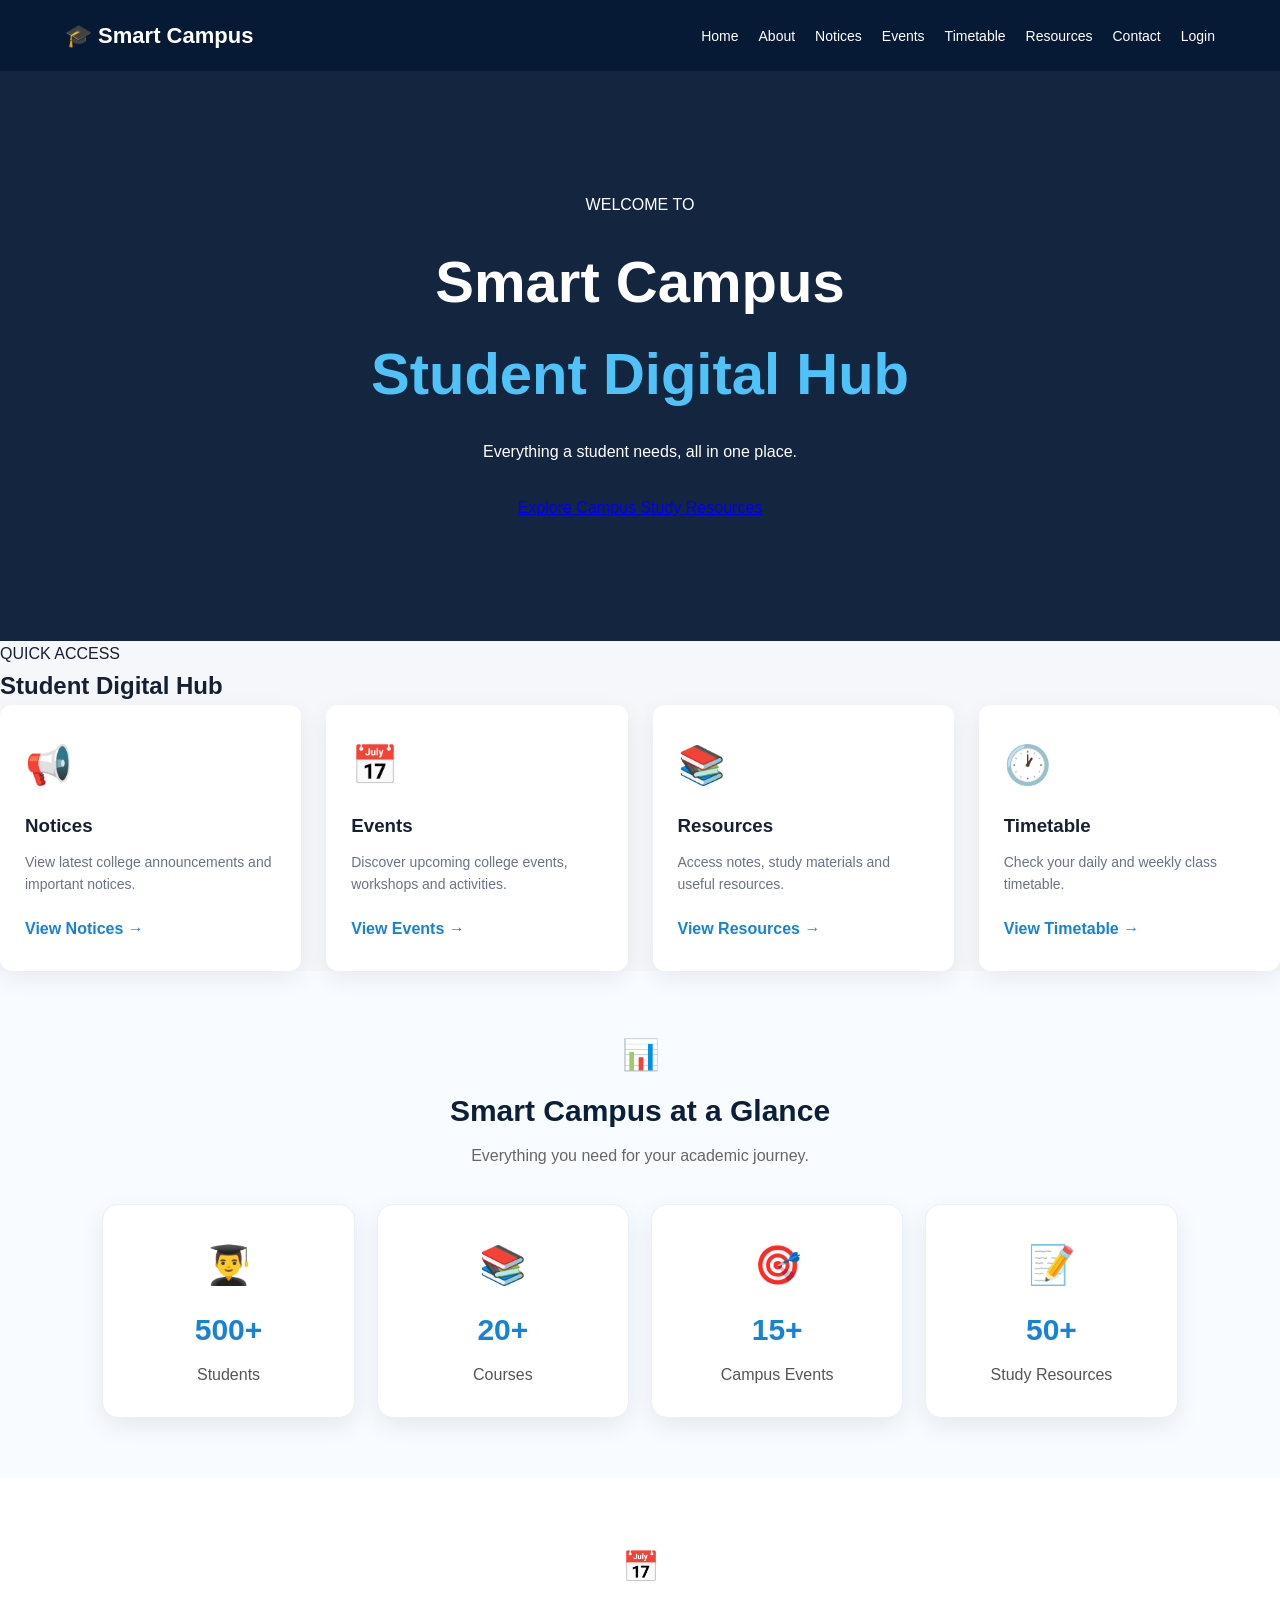
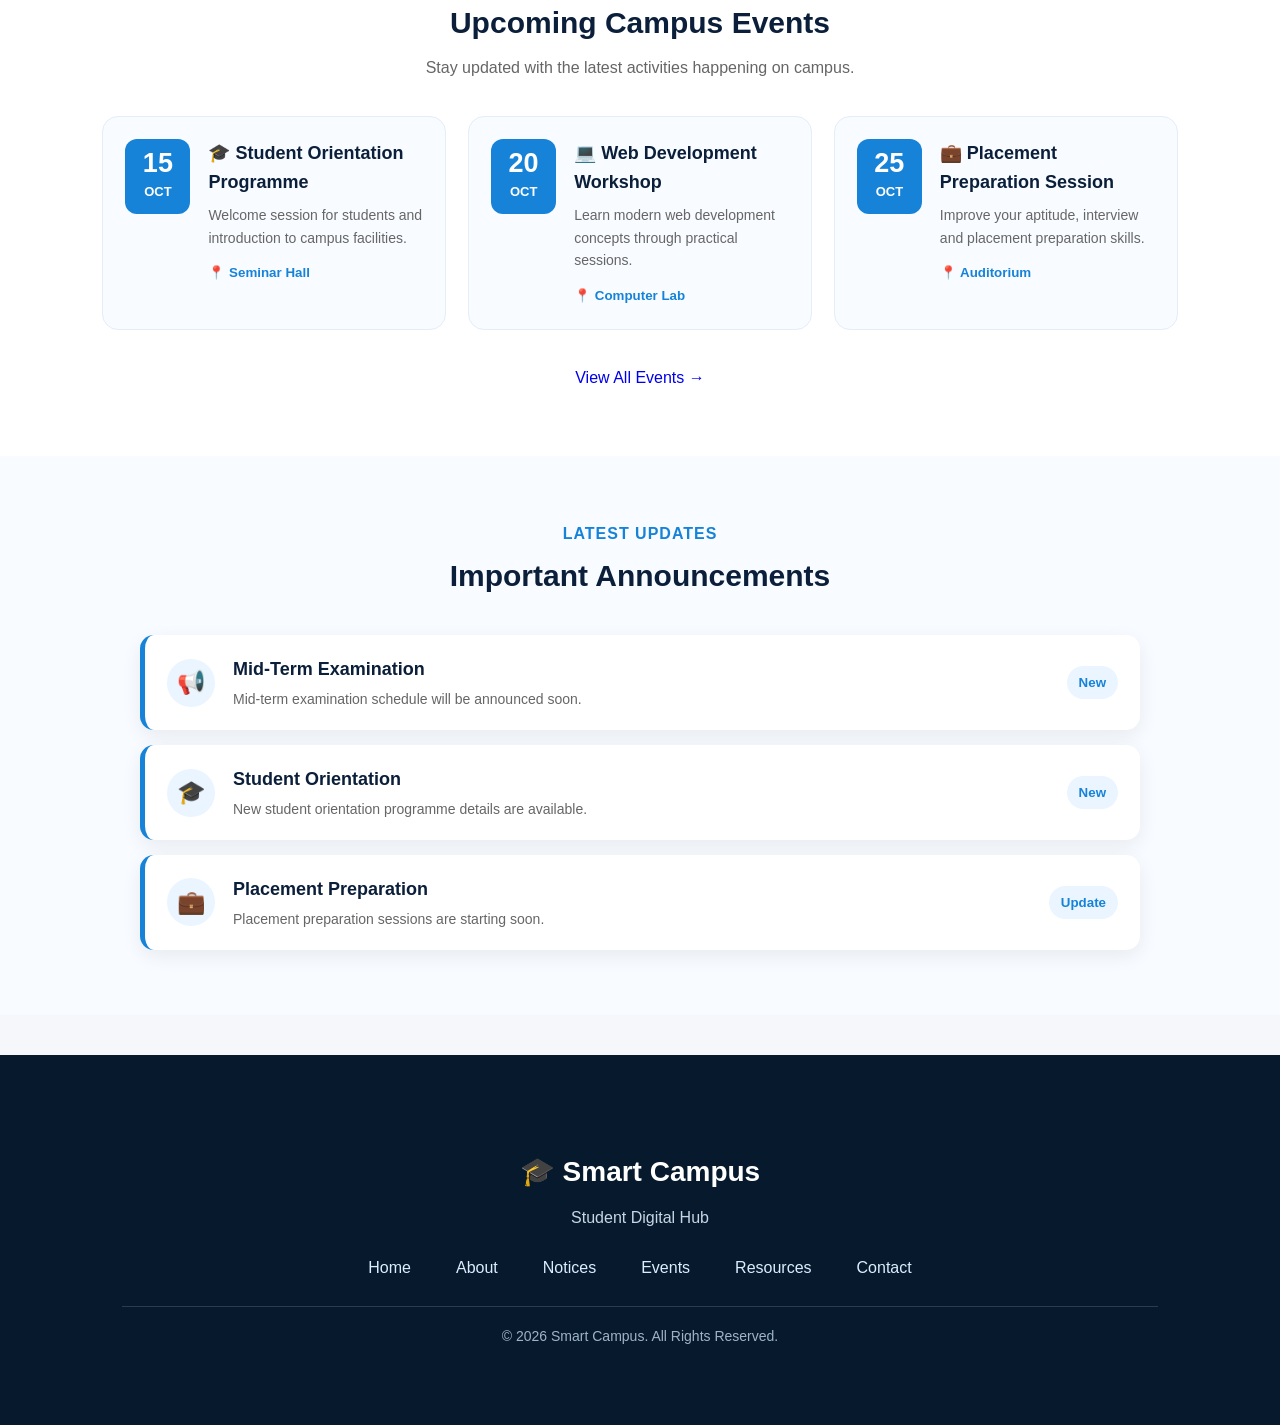
<file: Smart Campus/index.html>
<!DOCTYPE html>
<html lang="en">

<head>
    <meta charset="UTF-8">
    <meta name="viewport" content="width=device-width, initial-scale=1.0">

    <title>Smart Campus | Student Digital Hub</title>

    <link rel="stylesheet" href="css/style.css">
</head>

<body>

    <!-- NAVBAR -->
    <header>
        <nav class="navbar">

            <div class="logo">
                🎓 Smart Campus
            </div>

            <ul class="nav-links">
                <li><a href="index.html">Home</a></li>
                <li><a href="pages/about.html">About</a></li>
                <li><a href="pages/notices.html">Notices</a></li>
                <li><a href="pages/events.html">Events</a></li>
                <li><a href="pages/timetable.html">Timetable</a></li>
                <li><a href="pages/resources.html">Resources</a></li>
                <li><a href="pages/feedback.html">Contact</a></li>
                <li><a href="pages/login.html" class="login-btn">Login</a></li>
            </ul>

        </nav>
    </header>


    <!-- HERO SECTION -->
    <section class="hero">

        <div class="hero-content">

            <p class="hero-small">WELCOME TO</p>

            <h1>
                Smart Campus
                <span>Student Digital Hub</span>
            </h1>

            <p>
                Everything a student needs,
                all in one place.
            </p>

            <div class="hero-buttons">
                <a href="pages/notices.html" class="btn">
                    Explore Campus
                </a>

                <a href="pages/resources.html" class="btn secondary-btn">
                    Study Resources
                </a>
            </div>

        </div>

    </section>


    <!-- QUICK ACCESS -->
    <section class="quick-section">

        <div class="section-title">
            <p>QUICK ACCESS</p>
            <h2>Student Digital Hub</h2>
        </div>

        <div class="cards">

            <div class="card">
                <div class="card-icon">📢</div>
                <h3>Notices</h3>
                <p>
                    View latest college announcements
                    and important notices.
                </p>
                <a href="pages/notices.html">View Notices →</a>
            </div>


            <div class="card">
                <div class="card-icon">📅</div>
                <h3>Events</h3>
                <p>
                    Discover upcoming college events,
                    workshops and activities.
                </p>
                <a href="pages/events.html">View Events →</a>
            </div>


            <div class="card">
                <div class="card-icon">📚</div>
                <h3>Resources</h3>
                <p>
                    Access notes, study materials
                    and useful resources.
                </p>
                <a href="pages/resources.html">View Resources →</a>
            </div>


            <div class="card">
                <div class="card-icon">🕐</div>
                <h3>Timetable</h3>
                <p>
                    Check your daily and weekly
                    class timetable.
                </p>
                <a href="pages/timetable.html">View Timetable →</a>
            </div>

        </div>

    </section>
    <!-- CAMPUS STATISTICS -->
<section class="stats-section">

    <div class="section-title">
        <span>📊</span>
        <h2>Smart Campus at a Glance</h2>
        <p>Everything you need for your academic journey.</p>
    </div>

    <div class="stats-container">

        <div class="stat-box">
            <div class="stat-icon">👨‍🎓</div>
            <h3>500+</h3>
            <p>Students</p>
        </div>

        <div class="stat-box">
            <div class="stat-icon">📚</div>
            <h3>20+</h3>
            <p>Courses</p>
        </div>

        <div class="stat-box">
            <div class="stat-icon">🎯</div>
            <h3>15+</h3>
            <p>Campus Events</p>
        </div>

        <div class="stat-box">
            <div class="stat-icon">📝</div>
            <h3>50+</h3>
            <p>Study Resources</p>
        </div>

    </div>

</section>
<!-- UPCOMING EVENTS -->
<section class="home-events">

    <div class="section-title">
        <span>📅</span>
        <h2>Upcoming Campus Events</h2>
        <p>Stay updated with the latest activities happening on campus.</p>
    </div>

    <div class="home-events-container">

        <div class="home-event-card">
            <div class="event-date">
                <strong>15</strong>
                <span>OCT</span>
            </div>

            <div class="event-info">
                <h3>🎓 Student Orientation Programme</h3>
                <p>Welcome session for students and introduction to campus facilities.</p>
                <small>📍 Seminar Hall</small>
            </div>
        </div>


        <div class="home-event-card">
            <div class="event-date">
                <strong>20</strong>
                <span>OCT</span>
            </div>

            <div class="event-info">
                <h3>💻 Web Development Workshop</h3>
                <p>Learn modern web development concepts through practical sessions.</p>
                <small>📍 Computer Lab</small>
            </div>
        </div>


        <div class="home-event-card">
            <div class="event-date">
                <strong>25</strong>
                <span>OCT</span>
            </div>

            <div class="event-info">
                <h3>💼 Placement Preparation Session</h3>
                <p>Improve your aptitude, interview and placement preparation skills.</p>
                <small>📍 Auditorium</small>
            </div>
        </div>

    </div>

    <a href="pages/events.html" class="btn event-view-btn">
        View All Events →
    </a>

</section>


    <!-- ANNOUNCEMENTS -->
    <section class="announcement-section">

        <div class="section-title">
            <p>LATEST UPDATES</p>
            <h2>Important Announcements</h2>
        </div>

        <div class="announcement-box">

            <div class="notice">
                <span>📢</span>
                <div>
                    <h3>Mid-Term Examination</h3>
                    <p>
                        Mid-term examination schedule
                        will be announced soon.
                    </p>
                </div>
                <small>New</small>
            </div>


            <div class="notice">
                <span>🎓</span>
                <div>
                    <h3>Student Orientation</h3>
                    <p>
                        New student orientation programme
                        details are available.
                    </p>
                </div>
                <small>New</small>
            </div>


            <div class="notice">
                <span>💼</span>
                <div>
                    <h3>Placement Preparation</h3>
                    <p>
                        Placement preparation sessions
                        are starting soon.
                    </p>
                </div>
                <small>Update</small>
            </div>

        </div>

    </section>


    <!-- FOOTER -->
    <footer>

        <div class="footer-content">

            <h2>🎓 Smart Campus</h2>

            <p>
                Student Digital Hub
            </p>

            <div class="footer-links">
                <a href="index.html">Home</a>
                <a href="pages/about.html">About</a>
                <a href="pages/notices.html">Notices</a>
                <a href="pages/events.html">Events</a>
                <a href="pages/resources.html">Resources</a>
                <a href="pages/feedback.html">Contact</a>
            </div>

            <p class="copyright">
                © 2026 Smart Campus. All Rights Reserved.
            </p>

        </div>

    </footer>


    <script src="js/script.js"></script>

</body>

</html>
</file>
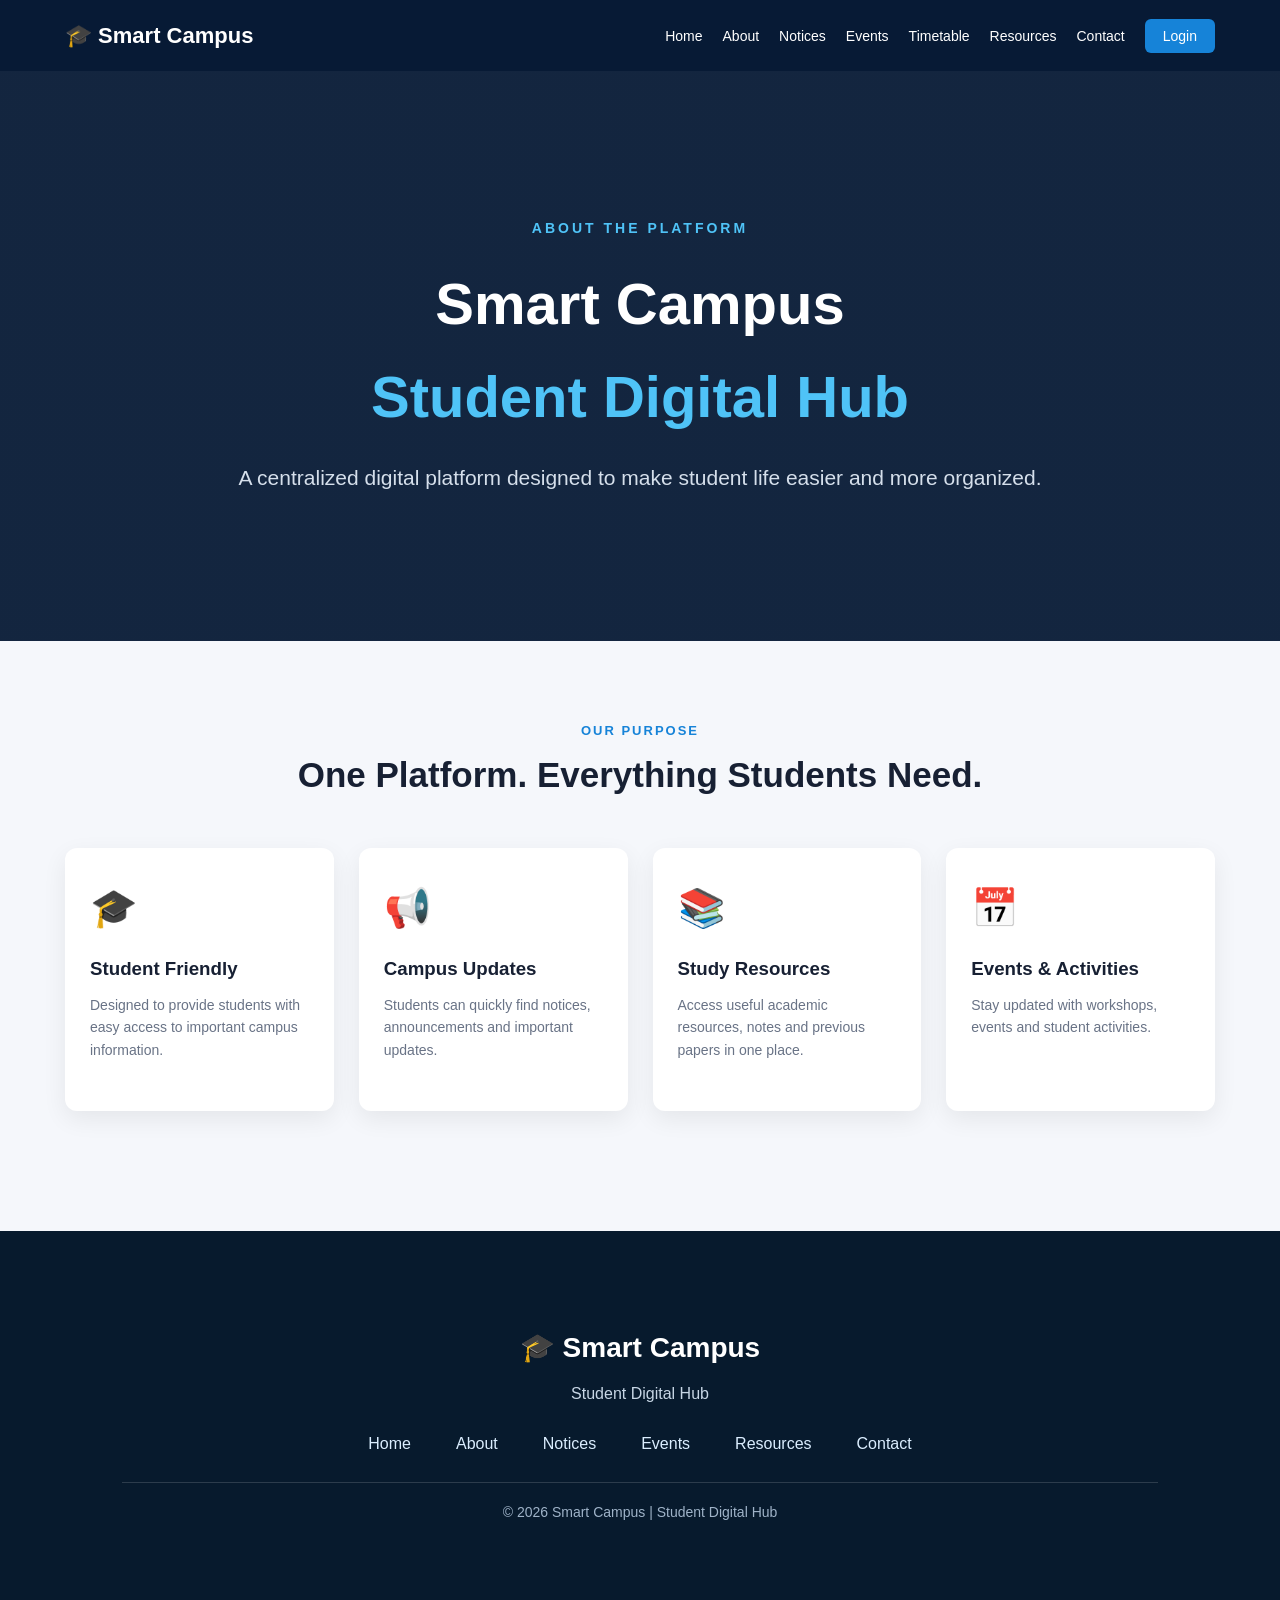
<file: Smart Campus/pages/about.html>
<!DOCTYPE html>
<html lang="en">

<head>

    <meta charset="UTF-8">

    <meta name="viewport" content="width=device-width, initial-scale=1.0">

    <title>About - Smart Campus</title>

    <link rel="stylesheet" href="../css/style.css">

</head>


<body>

    <!-- NAVBAR -->

    <header>

        <nav class="navbar">

            <div class="logo">
                🎓 Smart Campus
            </div>

            <ul class="nav-links">

                <li>
                    <a href="../index.html">Home</a>
                </li>

                <li>
                    <a href="about.html">About</a>
                </li>

                <li>
                    <a href="notices.html">Notices</a>
                </li>

                <li>
                    <a href="events.html">Events</a>
                </li>

                <li>
                    <a href="timetable.html">Timetable</a>
                </li>

                <li>
                    <a href="resources.html">Resources</a>
                </li>

                <li>
                    <a href="feedback.html">Contact</a>
                </li>

                <li>
                    <a href="login.html" class="login-button">
                        Login
                    </a>
                </li>

            </ul>

        </nav>

    </header>


    <!-- ABOUT HERO -->

    <section class="hero">

        <div class="hero-content">

            <p class="welcome-text">
                ABOUT THE PLATFORM
            </p>

            <h1>
                Smart Campus
                <span>Student Digital Hub</span>
            </h1>

            <p class="hero-description">

                A centralized digital platform designed
                to make student life easier and more organized.

            </p>

        </div>

    </section>


    <!-- ABOUT CONTENT -->

    <section class="quick-access">

        <div class="section-heading">

            <p>OUR PURPOSE</p>

            <h2>
                One Platform. Everything Students Need.
            </h2>

        </div>


        <div class="cards">

            <div class="card">

                <div class="card-icon">
                    🎓
                </div>

                <h3>
                    Student Friendly
                </h3>

                <p>
                    Designed to provide students with
                    easy access to important campus information.
                </p>

            </div>


            <div class="card">

                <div class="card-icon">
                    📢
                </div>

                <h3>
                    Campus Updates
                </h3>

                <p>
                    Students can quickly find notices,
                    announcements and important updates.
                </p>

            </div>


            <div class="card">

                <div class="card-icon">
                    📚
                </div>

                <h3>
                    Study Resources
                </h3>

                <p>
                    Access useful academic resources,
                    notes and previous papers in one place.
                </p>

            </div>


            <div class="card">

                <div class="card-icon">
                    📅
                </div>

                <h3>
                    Events & Activities
                </h3>

                <p>
                    Stay updated with workshops,
                    events and student activities.
                </p>

            </div>

        </div>

    </section>


    <!-- FOOTER -->

    <footer>

        <div class="footer-content">

            <h2>
                🎓 Smart Campus
            </h2>

            <p>
                Student Digital Hub
            </p>

            <div class="footer-links">

                <a href="../index.html">Home</a>

                <a href="about.html">About</a>

                <a href="notices.html">Notices</a>

                <a href="events.html">Events</a>

                <a href="resources.html">Resources</a>

                <a href="feedback.html">Contact</a>

            </div>

            <p class="copyright">
                © 2026 Smart Campus | Student Digital Hub
            </p>

        </div>

    </footer>


</body>

</html>
</file>
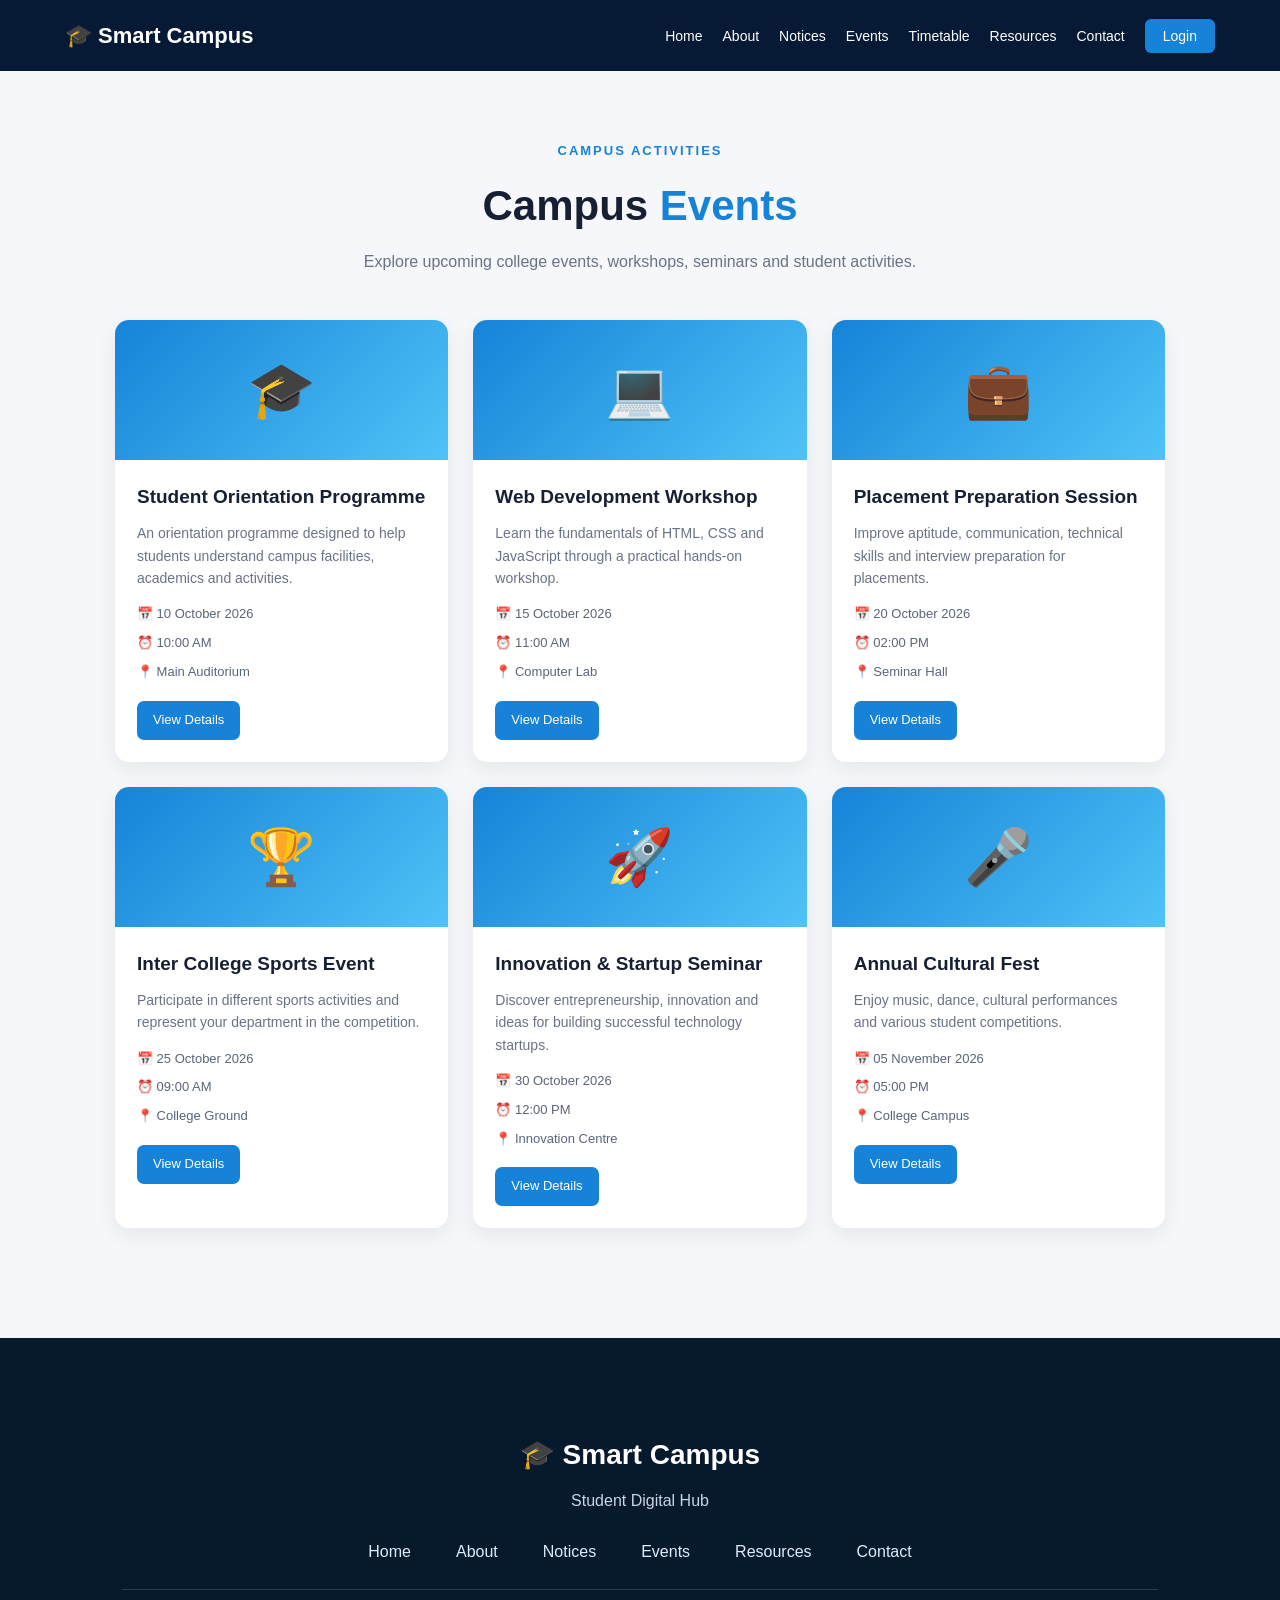
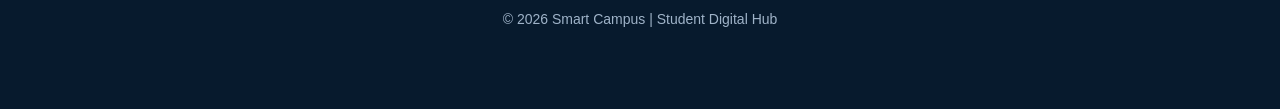
<file: Smart Campus/pages/events.html>
<!DOCTYPE html>
<html lang="en">

<head>

    <meta charset="UTF-8">

    <meta name="viewport" content="width=device-width, initial-scale=1.0">

    <title>Events - Smart Campus</title>

    <link rel="stylesheet" href="../css/style.css">

    <style>

        /* ===== EVENTS PAGE ===== */

        .events-page {
            max-width: 1100px;
            margin: auto;
            padding: 70px 25px;
        }

        .events-header {
            text-align: center;
            margin-bottom: 45px;
        }

        .events-header .small-title {
            color: #1683d8;
            font-size: 13px;
            font-weight: bold;
            letter-spacing: 2px;
        }

        .events-header h1 {
            font-size: 42px;
            margin: 10px 0;
            color: #172033;
        }

        .events-header h1 span {
            color: #1683d8;
        }

        .events-header .description {
            max-width: 650px;
            margin: auto;
            color: #697386;
            line-height: 1.6;
        }

        /* ===== EVENT GRID ===== */

        .events-grid {
            display: grid;
            grid-template-columns: repeat(3, 1fr);
            gap: 25px;
        }

        .event-card {
            background: white;
            border-radius: 14px;
            overflow: hidden;
            box-shadow: 0 7px 22px rgba(0, 0, 0, 0.07);
            transition: 0.3s;
        }

        .event-card:hover {
            transform: translateY(-6px);
        }

        /* Event top */

        .event-top {
            height: 140px;
            background: linear-gradient(
                135deg,
                #1683d8,
                #4fc3f7
            );

            display: flex;
            align-items: center;
            justify-content: center;

            font-size: 55px;
        }

        .event-content {
            padding: 22px;
        }

        .event-content h3 {
            color: #172033;
            font-size: 19px;
            margin-bottom: 10px;
        }

        .event-content p {
            color: #697386;
            font-size: 14px;
            line-height: 1.6;
            margin-bottom: 15px;
        }

        .event-info {
            display: flex;
            flex-direction: column;
            gap: 8px;
            color: #596579;
            font-size: 13px;
        }

        .event-info span {
            display: block;
        }

        .event-button {
            display: inline-block;
            margin-top: 18px;
            padding: 9px 16px;
            background: #1683d8;
            color: white;
            text-decoration: none;
            border-radius: 7px;
            font-size: 13px;
        }

        .event-button:hover {
            background: #0f6fb8;
        }

        /* ===== RESPONSIVE ===== */

        @media (max-width: 900px) {

            .events-grid {
                grid-template-columns: repeat(2, 1fr);
            }

        }

        @media (max-width: 600px) {

            .events-page {
                padding: 50px 18px;
            }

            .events-header h1 {
                font-size: 32px;
            }

            .events-grid {
                grid-template-columns: 1fr;
            }

        }

    </style>

</head>


<body>


    <!-- ===== NAVBAR ===== -->

    <header>

        <nav class="navbar">

            <div class="logo">
                🎓 Smart Campus
            </div>

            <ul class="nav-links">

                <li>
                    <a href="../index.html">Home</a>
                </li>

                <li>
                    <a href="about.html">About</a>
                </li>

                <li>
                    <a href="notices.html">Notices</a>
                </li>

                <li>
                    <a href="events.html">Events</a>
                </li>

                <li>
                    <a href="timetable.html">Timetable</a>
                </li>

                <li>
                    <a href="resources.html">Resources</a>
                </li>

                <li>
                    <a href="feedback.html">Contact</a>
                </li>

                <li>
                    <a href="login.html" class="login-button">
                        Login
                    </a>
                </li>

            </ul>

        </nav>

    </header>


    <!-- ===== EVENTS SECTION ===== -->

    <main class="events-page">


        <div class="events-header">

            <p class="small-title">
                CAMPUS ACTIVITIES
            </p>

            <h1>
                Campus <span>Events</span>
            </h1>

            <p class="description">
                Explore upcoming college events,
                workshops, seminars and student activities.
            </p>

        </div>


        <!-- ===== EVENT CARDS ===== -->

        <div class="events-grid">


            <!-- Event 1 -->

            <div class="event-card">

                <div class="event-top">
                    🎓
                </div>

                <div class="event-content">

                    <h3>
                        Student Orientation Programme
                    </h3>

                    <p>
                        An orientation programme designed
                        to help students understand campus
                        facilities, academics and activities.
                    </p>

                    <div class="event-info">

                        <span>
                            📅 10 October 2026
                        </span>

                        <span>
                            ⏰ 10:00 AM
                        </span>

                        <span>
                            📍 Main Auditorium
                        </span>

                    </div>

                    <a href="#" class="event-button">
                        View Details
                    </a>

                </div>

            </div>


            <!-- Event 2 -->

            <div class="event-card">

                <div class="event-top">
                    💻
                </div>

                <div class="event-content">

                    <h3>
                        Web Development Workshop
                    </h3>

                    <p>
                        Learn the fundamentals of HTML,
                        CSS and JavaScript through a
                        practical hands-on workshop.
                    </p>

                    <div class="event-info">

                        <span>
                            📅 15 October 2026
                        </span>

                        <span>
                            ⏰ 11:00 AM
                        </span>

                        <span>
                            📍 Computer Lab
                        </span>

                    </div>

                    <a href="#" class="event-button">
                        View Details
                    </a>

                </div>

            </div>


            <!-- Event 3 -->

            <div class="event-card">

                <div class="event-top">
                    💼
                </div>

                <div class="event-content">

                    <h3>
                        Placement Preparation Session
                    </h3>

                    <p>
                        Improve aptitude, communication,
                        technical skills and interview
                        preparation for placements.
                    </p>

                    <div class="event-info">

                        <span>
                            📅 20 October 2026
                        </span>

                        <span>
                            ⏰ 02:00 PM
                        </span>

                        <span>
                            📍 Seminar Hall
                        </span>

                    </div>

                    <a href="#" class="event-button">
                        View Details
                    </a>

                </div>

            </div>


            <!-- Event 4 -->

            <div class="event-card">

                <div class="event-top">
                    🏆
                </div>

                <div class="event-content">

                    <h3>
                        Inter College Sports Event
                    </h3>

                    <p>
                        Participate in different sports
                        activities and represent your
                        department in the competition.
                    </p>

                    <div class="event-info">

                        <span>
                            📅 25 October 2026
                        </span>

                        <span>
                            ⏰ 09:00 AM
                        </span>

                        <span>
                            📍 College Ground
                        </span>

                    </div>

                    <a href="#" class="event-button">
                        View Details
                    </a>

                </div>

            </div>


            <!-- Event 5 -->

            <div class="event-card">

                <div class="event-top">
                    🚀
                </div>

                <div class="event-content">

                    <h3>
                        Innovation & Startup Seminar
                    </h3>

                    <p>
                        Discover entrepreneurship,
                        innovation and ideas for building
                        successful technology startups.
                    </p>

                    <div class="event-info">

                        <span>
                            📅 30 October 2026
                        </span>

                        <span>
                            ⏰ 12:00 PM
                        </span>

                        <span>
                            📍 Innovation Centre
                        </span>

                    </div>

                    <a href="#" class="event-button">
                        View Details
                    </a>

                </div>

            </div>


            <!-- Event 6 -->

            <div class="event-card">

                <div class="event-top">
                    🎤
                </div>

                <div class="event-content">

                    <h3>
                        Annual Cultural Fest
                    </h3>

                    <p>
                        Enjoy music, dance, cultural
                        performances and various
                        student competitions.
                    </p>

                    <div class="event-info">

                        <span>
                            📅 05 November 2026
                        </span>

                        <span>
                            ⏰ 05:00 PM
                        </span>

                        <span>
                            📍 College Campus
                        </span>

                    </div>

                    <a href="#" class="event-button">
                        View Details
                    </a>

                </div>

            </div>


        </div>

    </main>


    <!-- ===== FOOTER ===== -->

    <footer>

        <div class="footer-content">

            <h2>
                🎓 Smart Campus
            </h2>

            <p>
                Student Digital Hub
            </p>

            <div class="footer-links">

                <a href="../index.html">
                    Home
                </a>

                <a href="about.html">
                    About
                </a>

                <a href="notices.html">
                    Notices
                </a>

                <a href="events.html">
                    Events
                </a>

                <a href="resources.html">
                    Resources
                </a>

                <a href="feedback.html">
                    Contact
                </a>

            </div>

            <p class="copyright">
                © 2026 Smart Campus | Student Digital Hub
            </p>

        </div>

    </footer>


</body>

</html>
</file>
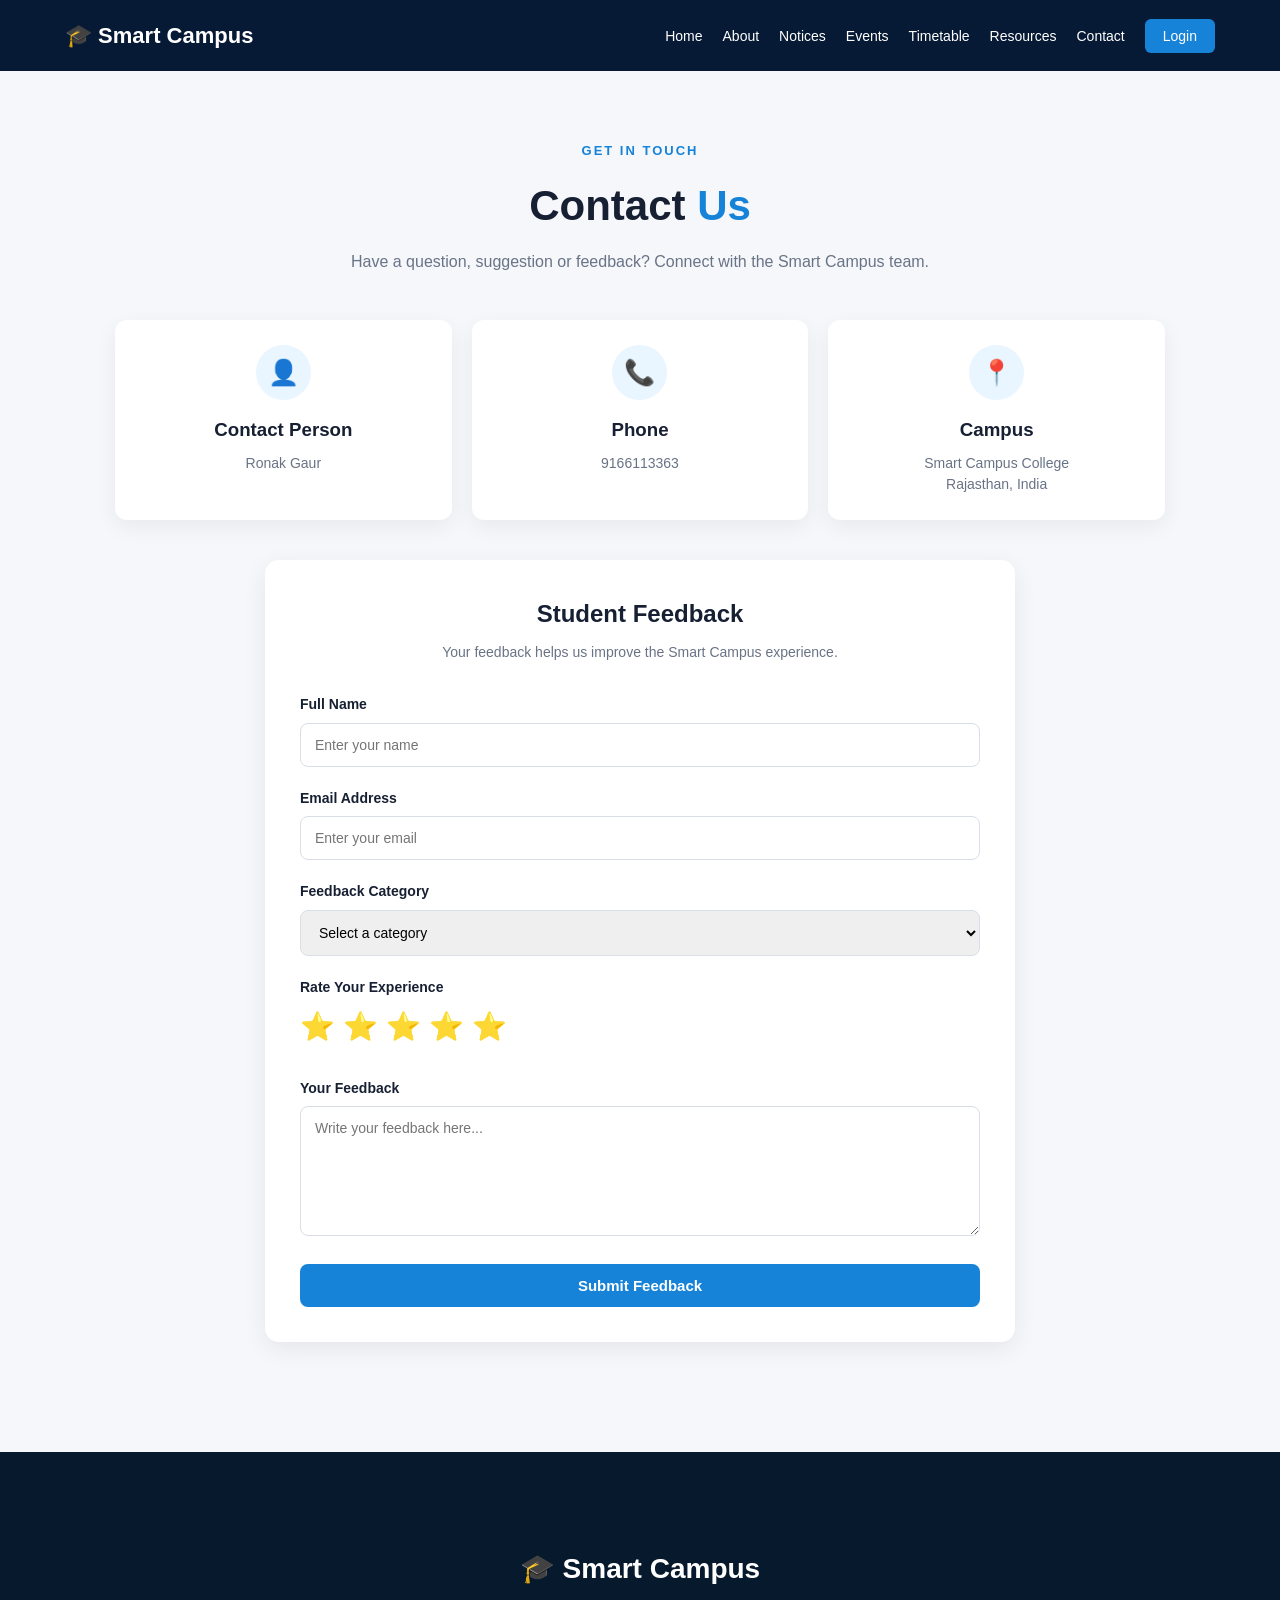
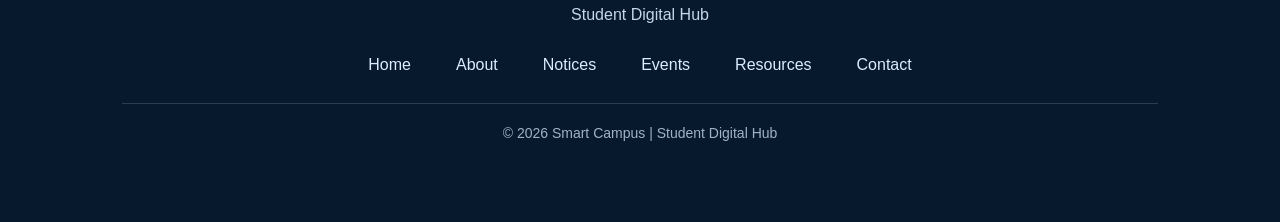
<file: Smart Campus/pages/feedback.html>
<!DOCTYPE html>
<html lang="en">

<head>

    <meta charset="UTF-8">

    <meta name="viewport" content="width=device-width, initial-scale=1.0">

    <title>Contact & Feedback - Smart Campus</title>

    <link rel="stylesheet" href="../css/style.css">

    <style>

        /* ===== CONTACT PAGE ===== */

        .contact-page {
            max-width: 1100px;
            margin: auto;
            padding: 70px 25px;
        }

        .contact-header {
            text-align: center;
            margin-bottom: 45px;
        }

        .contact-header .small-title {
            color: #1683d8;
            font-size: 13px;
            font-weight: bold;
            letter-spacing: 2px;
        }

        .contact-header h1 {
            font-size: 42px;
            margin: 10px 0;
            color: #172033;
        }

        .contact-header h1 span {
            color: #1683d8;
        }

        .contact-header p {
            color: #697386;
            max-width: 650px;
            margin: auto;
            line-height: 1.6;
        }

        /* ===== CONTACT CARDS ===== */

        .contact-info {
            display: grid;
            grid-template-columns: repeat(3, 1fr);
            gap: 20px;
            margin-bottom: 40px;
        }

        .contact-card {
            background: white;
            padding: 25px;
            border-radius: 12px;
            text-align: center;
            box-shadow: 0 7px 22px rgba(0, 0, 0, 0.06);
        }

        .contact-icon {
            width: 55px;
            height: 55px;
            margin: 0 auto 15px;
            background: #e9f5ff;
            border-radius: 50%;

            display: flex;
            align-items: center;
            justify-content: center;

            font-size: 25px;
        }

        .contact-card h3 {
            color: #172033;
            margin-bottom: 8px;
        }

        .contact-card p {
            color: #697386;
            font-size: 14px;
            line-height: 1.5;
        }

        /* ===== FEEDBACK FORM ===== */

        .feedback-container {
            max-width: 750px;
            margin: auto;
            background: white;
            padding: 35px;
            border-radius: 14px;
            box-shadow: 0 7px 25px rgba(0, 0, 0, 0.07);
        }

        .feedback-container h2 {
            text-align: center;
            color: #172033;
            margin-bottom: 8px;
        }

        .feedback-container .form-description {
            text-align: center;
            color: #697386;
            font-size: 14px;
            margin-bottom: 30px;
        }

        .form-group {
            margin-bottom: 20px;
        }

        .form-group label {
            display: block;
            margin-bottom: 7px;
            color: #172033;
            font-weight: bold;
            font-size: 14px;
        }

        .form-group input,
        .form-group select,
        .form-group textarea {
            width: 100%;
            box-sizing: border-box;

            padding: 13px 14px;

            border: 1px solid #d9dee7;
            border-radius: 8px;

            font-size: 14px;
            outline: none;

            font-family: inherit;
        }

        .form-group input:focus,
        .form-group select:focus,
        .form-group textarea:focus {
            border-color: #1683d8;
        }

        .form-group textarea {
            min-height: 130px;
            resize: vertical;
        }

        /* ===== RATING ===== */

        .rating {
            display: flex;
            gap: 8px;
        }

        .rating label {
            font-size: 28px;
            cursor: pointer;
        }

        .rating input {
            display: none;
        }

        .rating label:hover {
            transform: scale(1.1);
        }

        /* ===== SUBMIT BUTTON ===== */

        .submit-button {
            width: 100%;
            padding: 13px;

            background: #1683d8;
            color: white;

            border: none;
            border-radius: 8px;

            font-size: 15px;
            font-weight: bold;

            cursor: pointer;
        }

        .submit-button:hover {
            background: #0f6fb8;
        }

        /* ===== SUCCESS MESSAGE ===== */

        .success-message {
            display: none;

            margin-top: 20px;
            padding: 14px;

            background: #e9f8ef;
            color: #21854a;

            border-radius: 8px;

            text-align: center;
            font-size: 14px;
        }

        /* ===== RESPONSIVE ===== */

        @media (max-width: 800px) {

            .contact-info {
                grid-template-columns: 1fr;
            }

        }

        @media (max-width: 600px) {

            .contact-page {
                padding: 50px 18px;
            }

            .contact-header h1 {
                font-size: 32px;
            }

            .feedback-container {
                padding: 25px 20px;
            }

        }

    </style>

</head>


<body>


    <!-- ===== NAVBAR ===== -->

    <header>

        <nav class="navbar">

            <div class="logo">
                🎓 Smart Campus
            </div>

            <ul class="nav-links">

                <li>
                    <a href="../index.html">Home</a>
                </li>

                <li>
                    <a href="about.html">About</a>
                </li>

                <li>
                    <a href="notices.html">Notices</a>
                </li>

                <li>
                    <a href="events.html">Events</a>
                </li>

                <li>
                    <a href="timetable.html">Timetable</a>
                </li>

                <li>
                    <a href="resources.html">Resources</a>
                </li>

                <li>
                    <a href="feedback.html">Contact</a>
                </li>

                <li>
                    <a href="login.html" class="login-button">
                        Login
                    </a>
                </li>

            </ul>

        </nav>

    </header>


    <!-- ===== CONTACT PAGE ===== -->

    <main class="contact-page">


        <!-- PAGE HEADER -->

        <div class="contact-header">

            <p class="small-title">
                GET IN TOUCH
            </p>

            <h1>
                Contact <span>Us</span>
            </h1>

            <p>
                Have a question, suggestion or feedback?
                Connect with the Smart Campus team.
            </p>

        </div>


        <!-- ===== CONTACT INFORMATION ===== -->

        <div class="contact-info">


            <!-- NAME -->

            <div class="contact-card">

                <div class="contact-icon">
                    👤
                </div>

                <h3>
                    Contact Person
                </h3>

                <p>
                    Ronak Gaur
                </p>

            </div>


            <!-- PHONE -->

            <div class="contact-card">

                <div class="contact-icon">
                    📞
                </div>

                <h3>
                    Phone
                </h3>

                <p>
                    9166113363
                </p>

            </div>


            <!-- CAMPUS -->

            <div class="contact-card">

                <div class="contact-icon">
                    📍
                </div>

                <h3>
                    Campus
                </h3>

                <p>
                    Smart Campus College<br>
                    Rajasthan, India
                </p>

            </div>


        </div>


        <!-- ===== FEEDBACK FORM ===== -->

        <div class="feedback-container">

            <h2>
                Student Feedback
            </h2>

            <p class="form-description">
                Your feedback helps us improve the
                Smart Campus experience.
            </p>


            <form id="feedbackForm">


                <!-- FULL NAME -->

                <div class="form-group">

                    <label for="name">
                        Full Name
                    </label>

                    <input
                        type="text"
                        id="name"
                        placeholder="Enter your name"
                        required
                    >

                </div>


                <!-- EMAIL -->

                <div class="form-group">

                    <label for="email">
                        Email Address
                    </label>

                    <input
                        type="email"
                        id="email"
                        placeholder="Enter your email"
                        required
                    >

                </div>


                <!-- CATEGORY -->

                <div class="form-group">

                    <label for="category">
                        Feedback Category
                    </label>

                    <select id="category" required>

                        <option value="">
                            Select a category
                        </option>

                        <option value="website">
                            Website
                        </option>

                        <option value="resources">
                            Study Resources
                        </option>

                        <option value="notices">
                            Notices
                        </option>

                        <option value="events">
                            Events
                        </option>

                        <option value="other">
                            Other
                        </option>

                    </select>

                </div>


                <!-- RATING -->

                <div class="form-group">

                    <label>
                        Rate Your Experience
                    </label>

                    <div class="rating">

                        <label>
                            <input
                                type="radio"
                                name="rating"
                                value="1"
                                required
                            >
                            ⭐
                        </label>

                        <label>
                            <input
                                type="radio"
                                name="rating"
                                value="2"
                            >
                            ⭐
                        </label>

                        <label>
                            <input
                                type="radio"
                                name="rating"
                                value="3"
                            >
                            ⭐
                        </label>

                        <label>
                            <input
                                type="radio"
                                name="rating"
                                value="4"
                            >
                            ⭐
                        </label>

                        <label>
                            <input
                                type="radio"
                                name="rating"
                                value="5"
                            >
                            ⭐
                        </label>

                    </div>

                </div>


                <!-- FEEDBACK MESSAGE -->

                <div class="form-group">

                    <label for="message">
                        Your Feedback
                    </label>

                    <textarea
                        id="message"
                        placeholder="Write your feedback here..."
                        required
                    ></textarea>

                </div>


                <!-- SUBMIT BUTTON -->

                <button
                    type="submit"
                    class="submit-button"
                >
                    Submit Feedback
                </button>


                <!-- SUCCESS MESSAGE -->

                <div
                    class="success-message"
                    id="successMessage"
                >
                    ✅ Thank you! Your feedback has been
                    submitted successfully.
                </div>


            </form>

        </div>


    </main>


    <!-- ===== FOOTER ===== -->

    <footer>

        <div class="footer-content">

            <h2>
                🎓 Smart Campus
            </h2>

            <p>
                Student Digital Hub
            </p>

            <div class="footer-links">

                <a href="../index.html">
                    Home
                </a>

                <a href="about.html">
                    About
                </a>

                <a href="notices.html">
                    Notices
                </a>

                <a href="events.html">
                    Events
                </a>

                <a href="resources.html">
                    Resources
                </a>

                <a href="feedback.html">
                    Contact
                </a>

            </div>

            <p class="copyright">
                © 2026 Smart Campus | Student Digital Hub
            </p>

        </div>

    </footer>


    <!-- ===== JAVASCRIPT ===== -->

    <script>

        const feedbackForm =
            document.getElementById("feedbackForm");

        const successMessage =
            document.getElementById("successMessage");


        feedbackForm.addEventListener(
            "submit",
            function(event) {

                event.preventDefault();

                successMessage.style.display = "block";

                feedbackForm.reset();

            }
        );

    </script>


</body>

</html>
</file>
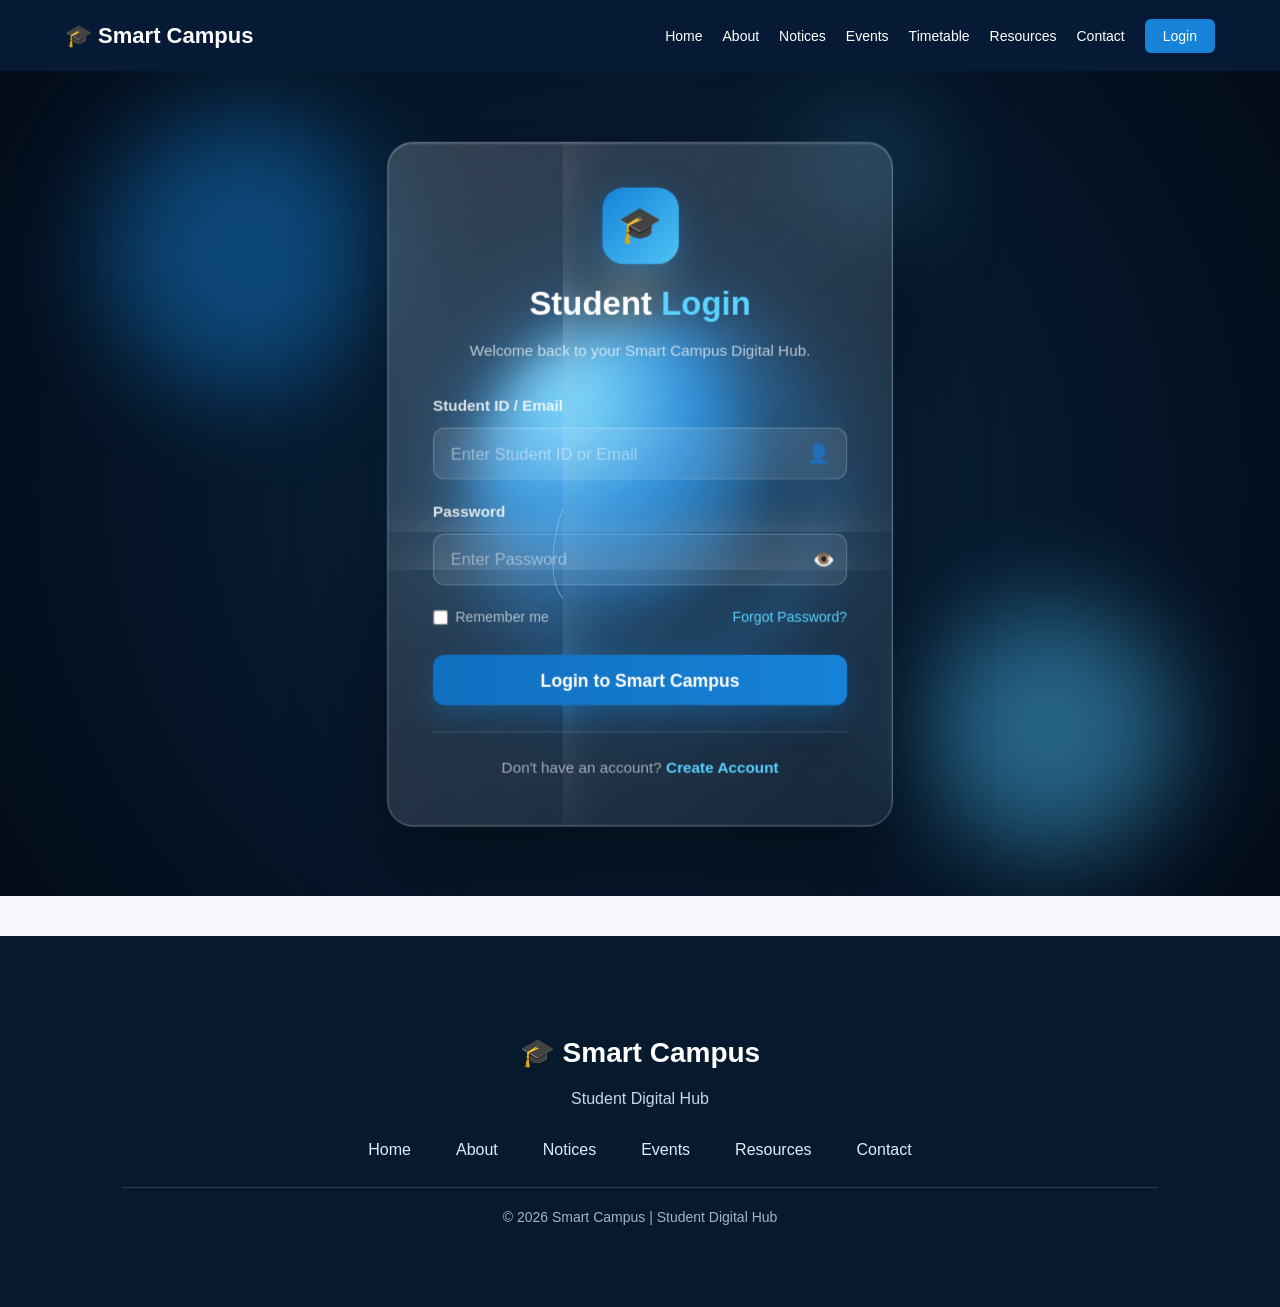
<file: Smart Campus/pages/login.html>
<!DOCTYPE html>
<html lang="en">

<head>

    <meta charset="UTF-8">

    <meta name="viewport" content="width=device-width, initial-scale=1.0">

    <title>3D Student Login - Smart Campus</title>

    <link rel="stylesheet" href="../css/style.css">

    <style>

        /* =====================================================
           SMART CAMPUS 3D LOGIN PAGE
        ===================================================== */

        * {
            box-sizing: border-box;
        }

        body {
            margin: 0;
            overflow-x: hidden;
        }


        /* ================= NAVBAR ================= */

        .navbar {
            position: relative !important;
            z-index: 100;
        }


        /* ================= 3D BACKGROUND ================= */

        .login-3d-page {

            min-height: calc(100vh - 75px);

            position: relative;

            overflow: hidden;

            display: flex;

            align-items: center;

            justify-content: center;

            padding: 60px 20px;

            background:
                radial-gradient(
                    circle at 50% 50%,
                    #123c63 0%,
                    #071b31 40%,
                    #020b18 100%
                );

            perspective: 1200px;
        }


        /* ================= GLOW ================= */

        .glow {
            position: absolute;

            border-radius: 50%;

            filter: blur(50px);

            opacity: 0.45;

            pointer-events: none;
        }

        .glow-one {
            width: 280px;
            height: 280px;

            background: #1683d8;

            top: 5%;
            left: 8%;

            animation: glowMove 7s infinite alternate ease-in-out;
        }

        .glow-two {
            width: 250px;
            height: 250px;

            background: #4fc3f7;

            bottom: 5%;
            right: 8%;

            animation: glowMove 9s infinite alternate-reverse ease-in-out;
        }

        @keyframes glowMove {

            from {
                transform: translate(0, 0);
            }

            to {
                transform: translate(70px, -50px);
            }

        }


        /* ================= PARTICLES ================= */

        .particles {
            position: absolute;

            inset: 0;

            overflow: hidden;

            pointer-events: none;
        }

        .particle {
            position: absolute;

            width: 4px;
            height: 4px;

            background: #8bdcff;

            border-radius: 50%;

            box-shadow:
                0 0 10px #4fc3f7;

            animation: floatParticle linear infinite;
        }

        .p1 {
            left: 10%;
            bottom: -10px;
            animation-duration: 9s;
        }

        .p2 {
            left: 20%;
            bottom: -10px;
            animation-duration: 12s;
            animation-delay: 2s;
        }

        .p3 {
            left: 35%;
            bottom: -10px;
            animation-duration: 8s;
            animation-delay: 1s;
        }

        .p4 {
            left: 50%;
            bottom: -10px;
            animation-duration: 13s;
            animation-delay: 3s;
        }

        .p5 {
            left: 65%;
            bottom: -10px;
            animation-duration: 10s;
            animation-delay: 2s;
        }

        .p6 {
            left: 78%;
            bottom: -10px;
            animation-duration: 11s;
        }

        .p7 {
            left: 90%;
            bottom: -10px;
            animation-duration: 14s;
            animation-delay: 1s;
        }

        @keyframes floatParticle {

            0% {
                transform: translateY(0);
                opacity: 0;
            }

            15% {
                opacity: 1;
            }

            85% {
                opacity: 1;
            }

            100% {
                transform: translateY(-100vh);
                opacity: 0;
            }

        }


        /* ================= 3D SCENE ================= */

        .scene {

            position: relative;

            width: 100%;

            max-width: 1000px;

            min-height: 580px;

            display: flex;

            align-items: center;

            justify-content: center;

            transform-style: preserve-3d;

            transition: transform 0.15s ease-out;

            z-index: 5;
        }


        /* ================= 3D ORB ================= */

        .orb {

            position: absolute;

            width: 330px;
            height: 330px;

            border-radius: 50%;

            background:
                radial-gradient(
                    circle at 30% 25%,
                    #75dcff,
                    #1683d8 35%,
                    #073866 70%,
                    #021321 100%
                );

            box-shadow:

                inset -30px -25px 50px rgba(0,0,0,0.5),

                inset 20px 15px 30px rgba(255,255,255,0.15),

                0 0 50px rgba(22,131,216,0.7),

                0 0 120px rgba(22,131,216,0.3);

            transform-style: preserve-3d;

            animation: orbFloat 5s ease-in-out infinite;

        }


        @keyframes orbFloat {

            0%, 100% {
                transform: translateY(0) rotate(0deg);
            }

            50% {
                transform: translateY(-18px) rotate(8deg);
            }

        }


        /* ================= ORBIT RINGS ================= */

        .orbit {

            position: absolute;

            border: 2px solid rgba(79,195,247,0.5);

            border-radius: 50%;

            transform-style: preserve-3d;

            pointer-events: none;
        }

        .orbit-one {

            width: 430px;
            height: 150px;

            transform:
                rotateX(68deg)
                rotateZ(15deg);

            animation: orbitRotate 8s linear infinite;
        }

        .orbit-two {

            width: 450px;
            height: 170px;

            transform:
                rotateY(70deg)
                rotateZ(-20deg);

            border-color: rgba(255,255,255,0.25);

            animation: orbitRotateTwo 10s linear infinite;
        }

        .orbit-three {

            width: 380px;
            height: 380px;

            border-color: rgba(22,131,216,0.25);

            animation: orbitRotateThree 14s linear infinite;
        }

        @keyframes orbitRotate {

            from {
                transform:
                    rotateX(68deg)
                    rotateZ(0deg);
            }

            to {
                transform:
                    rotateX(68deg)
                    rotateZ(360deg);
            }

        }

        @keyframes orbitRotateTwo {

            from {
                transform:
                    rotateY(70deg)
                    rotateZ(0deg);
            }

            to {
                transform:
                    rotateY(70deg)
                    rotateZ(360deg);
            }

        }

        @keyframes orbitRotateThree {

            from {
                transform: rotateX(65deg) rotateY(25deg);
            }

            to {
                transform: rotateX(65deg) rotateY(385deg);
            }

        }


        /* ================= ORBIT DOTS ================= */

        .orbit-dot {

            position: absolute;

            width: 13px;
            height: 13px;

            border-radius: 50%;

            background: #ffffff;

            box-shadow:
                0 0 12px #4fc3f7,
                0 0 25px #1683d8;

            transform: translateZ(30px);

        }

        .dot-one {
            top: 35px;
            left: 100px;
        }

        .dot-two {
            bottom: 50px;
            right: 80px;
        }


        /* ================= CAP ================= */

        .floating-cap {

            position: absolute;

            top: 55px;

            left: 50%;

            transform:
                translateX(-50%)
                translateZ(120px)
                rotate(-10deg);

            font-size: 62px;

            filter:
                drop-shadow(0 10px 15px rgba(0,0,0,0.4));

            animation:
                capFloat 3s ease-in-out infinite;

            z-index: 10;
        }

        @keyframes capFloat {

            0%, 100% {
                transform:
                    translateX(-50%)
                    translateZ(120px)
                    translateY(0)
                    rotate(-10deg);
            }

            50% {
                transform:
                    translateX(-50%)
                    translateZ(120px)
                    translateY(-15px)
                    rotate(5deg);
            }

        }


        /* ================= LOGIN CARD ================= */

        .login-card {

            position: relative;

            width: 100%;

            max-width: 430px;

            padding: 38px;

            border-radius: 22px;

            background:
                linear-gradient(
                    135deg,
                    rgba(255,255,255,0.18),
                    rgba(255,255,255,0.06)
                );

            border:
                1px solid rgba(255,255,255,0.25);

            backdrop-filter: blur(20px);

            -webkit-backdrop-filter: blur(20px);

            box-shadow:

                0 30px 80px rgba(0,0,0,0.45),

                inset 0 1px 1px rgba(255,255,255,0.2);

            color: white;

            transform:
                translateZ(180px);

            z-index: 20;

            transition:
                transform 0.15s ease-out;
        }


        /* ================= CARD LIGHT ================= */

        .card-light {

            position: absolute;

            width: 100px;
            height: 100px;

            border-radius: 50%;

            background: #4fc3f7;

            filter: blur(45px);

            opacity: 0.25;

            top: -30px;
            right: -30px;

            pointer-events: none;
        }


        /* ================= LOGIN HEADER ================= */

        .login-header-3d {

            text-align: center;

            margin-bottom: 28px;
        }


        .login-logo {

            width: 65px;
            height: 65px;

            margin: 0 auto 12px;

            display: flex;

            align-items: center;

            justify-content: center;

            border-radius: 18px;

            background:
                linear-gradient(
                    135deg,
                    #1683d8,
                    #4fc3f7
                );

            font-size: 30px;

            box-shadow:
                0 10px 30px rgba(22,131,216,0.45);

            animation: logoPulse 3s infinite;
        }

        @keyframes logoPulse {

            0%, 100% {
                box-shadow:
                    0 10px 30px rgba(22,131,216,0.35);
            }

            50% {
                box-shadow:
                    0 10px 45px rgba(79,195,247,0.7);
            }

        }


        .login-header-3d h1 {

            margin: 0 0 7px;

            font-size: 28px;

            color: white;
        }


        .login-header-3d h1 span {
            color: #5bd3ff;
        }


        .login-header-3d p {

            margin: 0;

            color: rgba(255,255,255,0.7);

            font-size: 13px;

            line-height: 1.5;
        }


        /* ================= INPUT ================= */

        .field {

            margin-bottom: 18px;
        }


        .field label {

            display: block;

            margin-bottom: 7px;

            font-size: 13px;

            color: rgba(255,255,255,0.85);

            font-weight: bold;
        }


        .input-box {

            position: relative;
        }


        .input-box input {

            width: 100%;

            padding: 13px 44px 13px 14px;

            border-radius: 10px;

            border:
                1px solid rgba(255,255,255,0.2);

            outline: none;

            background:
                rgba(255,255,255,0.09);

            color: white;

            font-size: 14px;

            transition: 0.25s;
        }


        .input-box input::placeholder {
            color: rgba(255,255,255,0.45);
        }


        .input-box input:focus {

            border-color: #4fc3f7;

            background:
                rgba(255,255,255,0.13);

            box-shadow:
                0 0 20px rgba(79,195,247,0.15);
        }


        .input-icon {

            position: absolute;

            right: 14px;

            top: 50%;

            transform: translateY(-50%);

            opacity: 0.7;
        }


        /* ================= PASSWORD BUTTON ================= */

        .show-password {

            position: absolute;

            right: 10px;

            top: 50%;

            transform: translateY(-50%);

            background: transparent;

            border: none;

            cursor: pointer;

            font-size: 16px;
        }


        /* ================= OPTIONS ================= */

        .options {

            display: flex;

            justify-content: space-between;

            align-items: center;

            margin: 5px 0 22px;

            font-size: 12px;
        }


        .remember {

            color: rgba(255,255,255,0.65);

            display: flex;

            gap: 6px;

            align-items: center;
        }


        .remember input {
            accent-color: #4fc3f7;
        }


        .forgot {

            color: #5bd3ff;

            text-decoration: none;
        }


        /* ================= LOGIN BUTTON ================= */

        .login-btn {

            width: 100%;

            padding: 13px;

            border: none;

            border-radius: 10px;

            cursor: pointer;

            color: white;

            font-size: 15px;

            font-weight: bold;

            background:
                linear-gradient(
                    90deg,
                    #126fc0,
                    #1683d8,
                    #4fc3f7
                );

            background-size: 200%;

            box-shadow:
                0 10px 25px rgba(22,131,216,0.3);

            transition: 0.3s;

            animation: buttonGradient 4s infinite;
        }


        .login-btn:hover {

            transform: translateY(-2px);

            box-shadow:
                0 15px 35px rgba(22,131,216,0.5);
        }


        @keyframes buttonGradient {

            0% {
                background-position: 0%;
            }

            50% {
                background-position: 100%;
            }

            100% {
                background-position: 0%;
            }

        }


        /* ================= MESSAGE ================= */

        .login-message {

            display: none;

            margin-top: 15px;

            padding: 11px;

            border-radius: 8px;

            text-align: center;

            background: rgba(50,200,120,0.15);

            border:
                1px solid rgba(50,200,120,0.3);

            color: #8dffbd;

            font-size: 12px;
        }


        /* ================= REGISTER ================= */

        .register {

            text-align: center;

            margin-top: 22px;

            padding-top: 20px;

            border-top:
                1px solid rgba(255,255,255,0.12);

            color: rgba(255,255,255,0.6);

            font-size: 13px;
        }


        .register a {

            color: #5bd3ff;

            text-decoration: none;

            font-weight: bold;
        }


        /* ================= MOBILE ================= */

        @media (max-width: 700px) {

            .login-3d-page {
                min-height: calc(100vh - 65px);

                padding: 40px 15px;
            }

            .scene {
                min-height: 560px;
            }

            .orb {
                width: 280px;
                height: 280px;
            }

            .orbit-one {
                width: 350px;
            }

            .orbit-two {
                width: 360px;
            }

            .orbit-three {
                width: 330px;
                height: 330px;
            }

            .login-card {
                max-width: 390px;

                padding: 30px 23px;

                transform:
                    translateZ(100px);
            }

            .floating-cap {
                font-size: 50px;
                top: 65px;
            }

        }


        @media (max-width: 450px) {

            .login-card {
                padding: 28px 20px;
            }

            .login-header-3d h1 {
                font-size: 24px;
            }

            .orb {
                width: 230px;
                height: 230px;
            }

            .orbit-one {
                width: 290px;
            }

            .orbit-two {
                width: 300px;
            }

            .orbit-three {
                width: 270px;
                height: 270px;
            }

        }

    </style>

</head>


<body>


    <!-- ================= NAVBAR ================= -->

    <header>

        <nav class="navbar">

            <div class="logo">
                🎓 Smart Campus
            </div>

            <ul class="nav-links">

                <li>
                    <a href="../index.html">
                        Home
                    </a>
                </li>

                <li>
                    <a href="about.html">
                        About
                    </a>
                </li>

                <li>
                    <a href="notices.html">
                        Notices
                    </a>
                </li>

                <li>
                    <a href="events.html">
                        Events
                    </a>
                </li>

                <li>
                    <a href="timetable.html">
                        Timetable
                    </a>
                </li>

                <li>
                    <a href="resources.html">
                        Resources
                    </a>
                </li>

                <li>
                    <a href="feedback.html">
                        Contact
                    </a>
                </li>

                <li>
                    <a href="login.html"
                       class="login-button">
                        Login
                    </a>
                </li>

            </ul>

        </nav>

    </header>


    <!-- ================= 3D LOGIN ================= -->

    <main class="login-3d-page">


        <!-- GLOW -->

        <div class="glow glow-one"></div>

        <div class="glow glow-two"></div>


        <!-- PARTICLES -->

        <div class="particles">

            <span class="particle p1"></span>
            <span class="particle p2"></span>
            <span class="particle p3"></span>
            <span class="particle p4"></span>
            <span class="particle p5"></span>
            <span class="particle p6"></span>
            <span class="particle p7"></span>

        </div>


        <!-- 3D SCENE -->

        <div class="scene" id="scene">


            <!-- 3D ORB -->

            <div class="orb"></div>


            <!-- ORBIT RINGS -->

            <div class="orbit orbit-one">

                <span class="orbit-dot dot-one"></span>

            </div>


            <div class="orbit orbit-two">

                <span class="orbit-dot dot-two"></span>

            </div>


            <div class="orbit orbit-three"></div>


            <!-- FLOATING CAP -->

            <div class="floating-cap">
                🎓
            </div>


            <!-- LOGIN CARD -->

            <div class="login-card" id="loginCard">


                <div class="card-light"></div>


                <!-- HEADER -->

                <div class="login-header-3d">

                    <div class="login-logo">
                        🎓
                    </div>

                    <h1>
                        Student <span>Login</span>
                    </h1>

                    <p>
                        Welcome back to your
                        Smart Campus Digital Hub.
                    </p>

                </div>


                <!-- FORM -->

                <form id="loginForm">


                    <!-- STUDENT ID -->

                    <div class="field">

                        <label for="studentId">
                            Student ID / Email
                        </label>

                        <div class="input-box">

                            <input
                                type="text"
                                id="studentId"
                                placeholder="Enter Student ID or Email"
                                required
                            >

                            <span class="input-icon">
                                👤
                            </span>

                        </div>

                    </div>


                    <!-- PASSWORD -->

                    <div class="field">

                        <label for="password">
                            Password
                        </label>

                        <div class="input-box">

                            <input
                                type="password"
                                id="password"
                                placeholder="Enter Password"
                                required
                            >

                            <button
                                type="button"
                                class="show-password"
                                id="showPassword"
                            >
                                👁️
                            </button>

                        </div>

                    </div>


                    <!-- OPTIONS -->

                    <div class="options">

                        <label class="remember">

                            <input
                                type="checkbox"
                            >

                            Remember me

                        </label>


                        <a
                            href="#"
                            class="forgot"
                            onclick="forgotPassword()"
                        >
                            Forgot Password?
                        </a>

                    </div>


                    <!-- BUTTON -->

                    <button
                        type="submit"
                        class="login-btn"
                    >
                        Login to Smart Campus
                    </button>


                    <!-- SUCCESS -->

                    <div
                        class="login-message"
                        id="loginMessage"
                    >
                        ✅ Login successful!
                        Welcome to Smart Campus.
                    </div>


                </form>


                <!-- REGISTER -->

                <div class="register">

                    Don't have an account?

                    <a
                        href="#"
                        onclick="createAccount()"
                    >
                        Create Account
                    </a>

                </div>


            </div>

        </div>

    </main>


    <!-- ================= FOOTER ================= -->

    <footer>

        <div class="footer-content">

            <h2>
                🎓 Smart Campus
            </h2>

            <p>
                Student Digital Hub
            </p>

            <div class="footer-links">

                <a href="../index.html">
                    Home
                </a>

                <a href="about.html">
                    About
                </a>

                <a href="notices.html">
                    Notices
                </a>

                <a href="events.html">
                    Events
                </a>

                <a href="resources.html">
                    Resources
                </a>

                <a href="feedback.html">
                    Contact
                </a>

            </div>

            <p class="copyright">
                © 2026 Smart Campus | Student Digital Hub
            </p>

        </div>

    </footer>


    <!-- ================= JAVASCRIPT ================= -->

    <script>


        /* =========================================
           3D MOUSE MOVEMENT
        ========================================= */

        const scene =
            document.getElementById("scene");

        const loginCard =
            document.getElementById("loginCard");


        document.addEventListener(
            "mousemove",
            function(event) {

                if (window.innerWidth < 700) {
                    return;
                }


                const x =
                    (event.clientX /
                    window.innerWidth - 0.5);


                const y =
                    (event.clientY /
                    window.innerHeight - 0.5);


                const rotateX =
                    y * -8;

                const rotateY =
                    x * 10;


                scene.style.transform =
                    `rotateX(${rotateX}deg)
                     rotateY(${rotateY}deg)`;


                loginCard.style.transform =
                    `translateZ(180px)
                     rotateX(${rotateX * 0.4}deg)
                     rotateY(${rotateY * 0.4}deg)`;

            }
        );


        /* =========================================
           RESET 3D POSITION
        ========================================= */

        document.addEventListener(
            "mouseleave",
            function() {

                scene.style.transform =
                    "rotateX(0deg) rotateY(0deg)";

                loginCard.style.transform =
                    "translateZ(180px)";

            }
        );


        /* =========================================
           SHOW / HIDE PASSWORD
        ========================================= */

        const password =
            document.getElementById("password");

        const showPassword =
            document.getElementById("showPassword");


        showPassword.addEventListener(
            "click",
            function() {

                if (password.type === "password") {

                    password.type = "text";

                    showPassword.textContent =
                        "🙈";

                }

                else {

                    password.type = "password";

                    showPassword.textContent =
                        "👁️";

                }

            }
        );


        /* =========================================
           LOGIN FORM
        ========================================= */

        const loginForm =
            document.getElementById("loginForm");

        const loginMessage =
            document.getElementById("loginMessage");


        loginForm.addEventListener(
            "submit",
            function(event) {

                event.preventDefault();

                loginMessage.style.display =
                    "block";

            }
        );


        /* =========================================
           FORGOT PASSWORD
        ========================================= */

        function forgotPassword() {

            event.preventDefault();

            alert(
                "Password recovery feature will be available soon."
            );

        }


        /* =========================================
           CREATE ACCOUNT
        ========================================= */

        function createAccount() {

            event.preventDefault();

            alert(
                "Student registration feature will be available soon."
            );

        }

    </script>


</body>

</html>
</file>
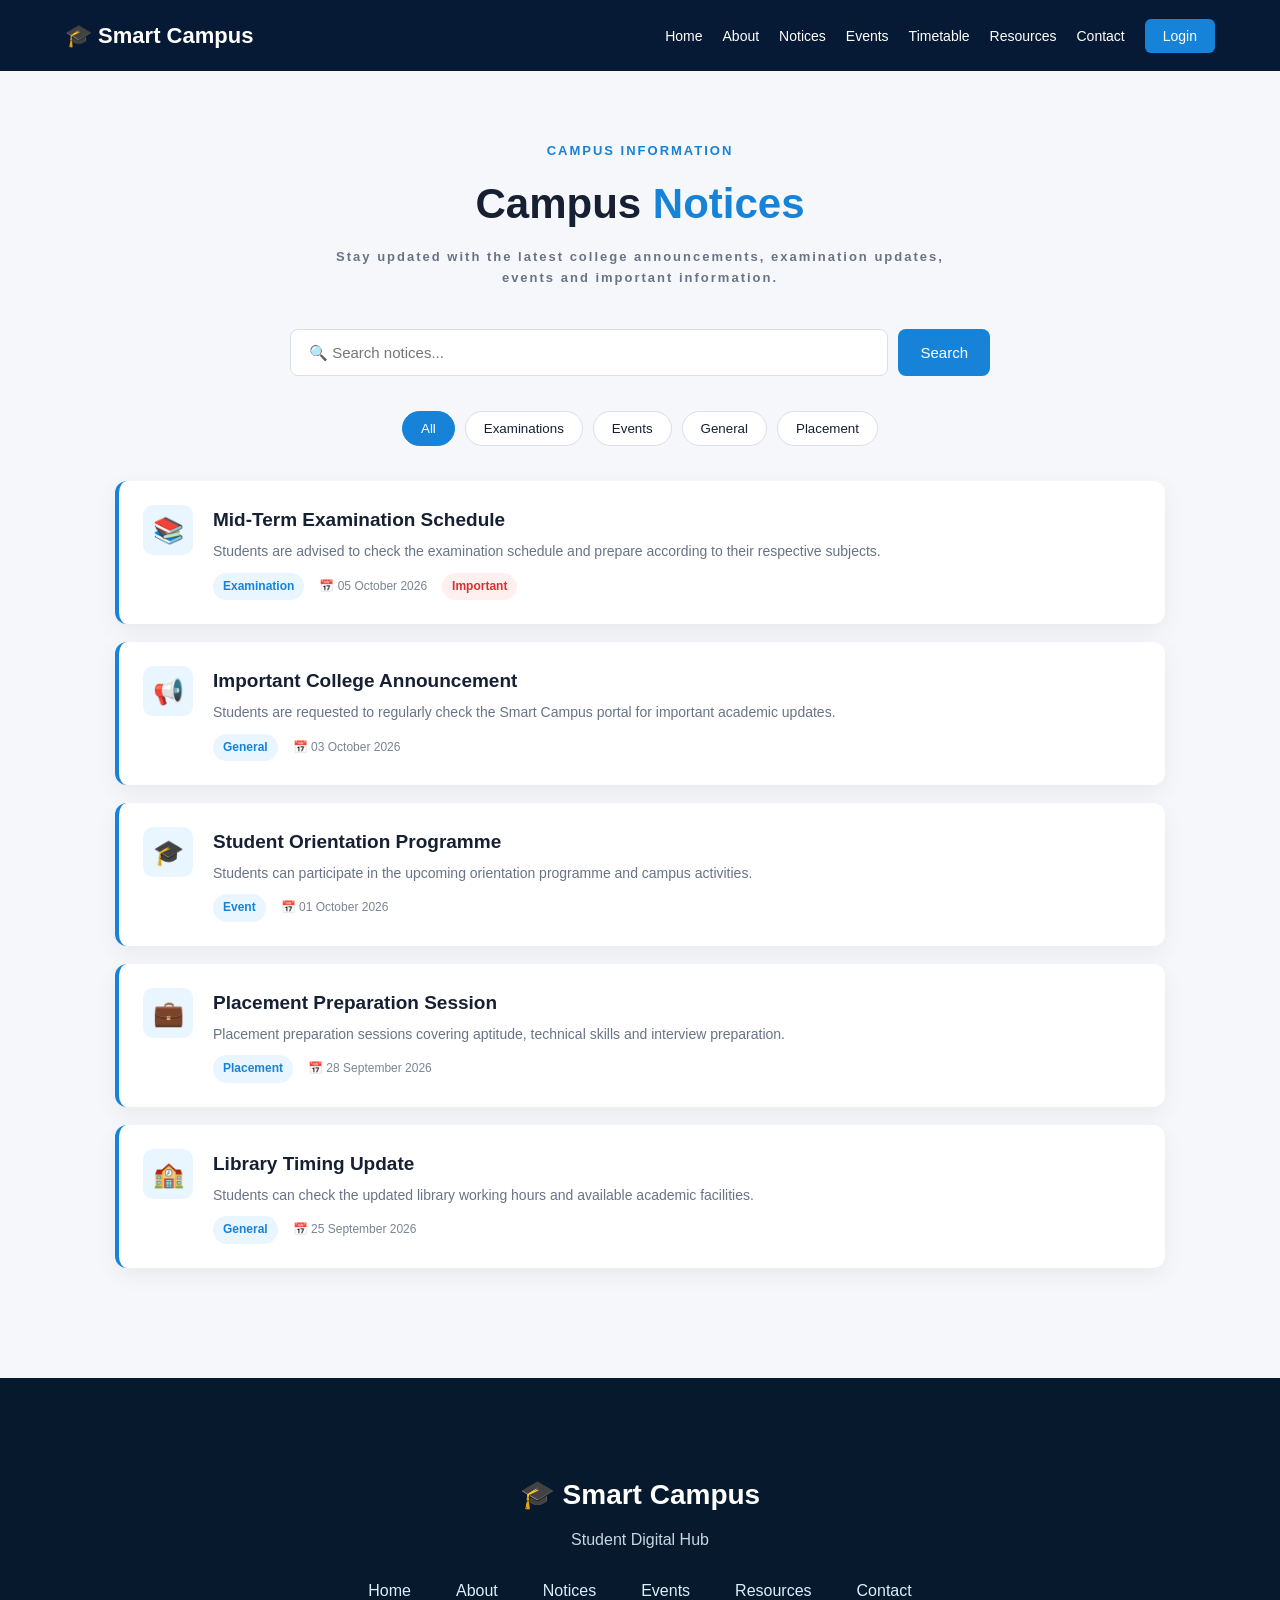
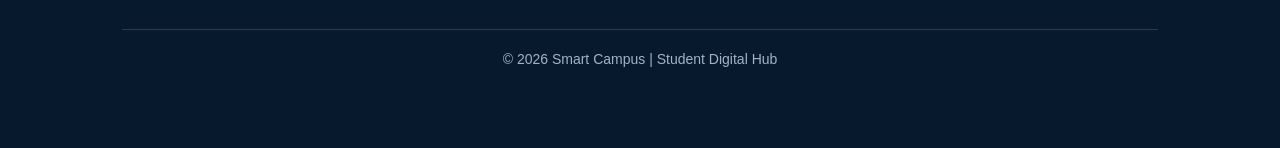
<file: Smart Campus/pages/notices.html>
<!DOCTYPE html>
<html lang="en">

<head>

    <meta charset="UTF-8">

    <meta name="viewport" content="width=device-width, initial-scale=1.0">

    <title>Notices - Smart Campus</title>

    <link rel="stylesheet" href="../css/style.css">

    <style>

        /* ================= NOTICE PAGE ================= */

        .notice-page {
            max-width: 1100px;
            margin: auto;
            padding: 70px 25px;
        }

        .notice-header {
            text-align: center;
            margin-bottom: 40px;
        }

        .notice-header p {
            color: #1683d8;
            font-size: 13px;
            font-weight: bold;
            letter-spacing: 2px;
        }

        .notice-header h1 {
            font-size: 42px;
            margin: 8px 0;
        }

        .notice-header span {
            color: #1683d8;
        }

        .notice-header .description {
            color: #697386;
            max-width: 650px;
            margin: 10px auto;
        }


        /* SEARCH */

        .notice-search {
            max-width: 700px;
            margin: 0 auto 35px;
            display: flex;
            gap: 10px;
        }

        .notice-search input {
            flex: 1;
            padding: 14px 18px;
            border: 1px solid #d9dee7;
            border-radius: 8px;
            font-size: 15px;
            outline: none;
        }

        .notice-search input:focus {
            border-color: #1683d8;
        }

        .search-button {
            background: #1683d8;
            color: white;
            border: none;
            padding: 0 22px;
            border-radius: 8px;
            cursor: pointer;
            font-size: 15px;
        }


        /* CATEGORY BUTTONS */

        .notice-filters {
            display: flex;
            justify-content: center;
            gap: 10px;
            flex-wrap: wrap;
            margin-bottom: 35px;
        }

        .filter-btn {
            border: 1px solid #d9dee7;
            background: white;
            color: #172033;
            padding: 9px 18px;
            border-radius: 25px;
            cursor: pointer;
            transition: 0.3s;
        }

        .filter-btn:hover,
        .filter-btn.active {
            background: #1683d8;
            color: white;
            border-color: #1683d8;
        }


        /* NOTICE CARDS */

        .notice-list {
            display: grid;
            gap: 18px;
        }

        .campus-notice {
            background: white;
            border-radius: 12px;
            padding: 24px;
            display: flex;
            align-items: flex-start;
            gap: 20px;
            box-shadow: 0 7px 22px rgba(0, 0, 0, 0.06);
            border-left: 4px solid #1683d8;
            transition: 0.3s;
        }

        .campus-notice:hover {
            transform: translateY(-4px);
        }

        .notice-symbol {
            width: 50px;
            height: 50px;
            border-radius: 10px;
            background: #e9f5ff;
            display: flex;
            align-items: center;
            justify-content: center;
            font-size: 25px;
            flex-shrink: 0;
        }

        .notice-content {
            flex: 1;
        }

        .notice-content h3 {
            margin-bottom: 5px;
            font-size: 19px;
        }

        .notice-content p {
            color: #697386;
            font-size: 14px;
            margin-bottom: 10px;
        }

        .notice-meta {
            display: flex;
            gap: 15px;
            align-items: center;
            flex-wrap: wrap;
        }

        .category {
            color: #1683d8;
            background: #e9f5ff;
            padding: 4px 10px;
            border-radius: 15px;
            font-size: 12px;
            font-weight: bold;
        }

        .notice-date {
            color: #7a8494;
            font-size: 12px;
        }

        .important {
            background: #fff0f0;
            color: #d93030;
            padding: 4px 10px;
            border-radius: 15px;
            font-size: 12px;
            font-weight: bold;
        }


        /* NO RESULT */

        .no-result {
            display: none;
            text-align: center;
            padding: 40px;
            color: #697386;
        }


        /* MOBILE */

        @media (max-width: 600px) {

            .notice-page {
                padding: 50px 18px;
            }

            .notice-header h1 {
                font-size: 32px;
            }

            .notice-search {
                flex-direction: column;
            }

            .search-button {
                padding: 12px;
            }

            .campus-notice {
                padding: 18px;
            }

            .notice-symbol {
                width: 42px;
                height: 42px;
                font-size: 20px;
            }

        }

    </style>

</head>


<body>


    <!-- ================= NAVBAR ================= -->

    <header>

        <nav class="navbar">

            <div class="logo">
                🎓 Smart Campus
            </div>

            <ul class="nav-links">

                <li>
                    <a href="../index.html">Home</a>
                </li>

                <li>
                    <a href="about.html">About</a>
                </li>

                <li>
                    <a href="notices.html">Notices</a>
                </li>

                <li>
                    <a href="events.html">Events</a>
                </li>

                <li>
                    <a href="timetable.html">Timetable</a>
                </li>

                <li>
                    <a href="resources.html">Resources</a>
                </li>

                <li>
                    <a href="feedback.html">Contact</a>
                </li>

                <li>
                    <a href="login.html" class="login-button">
                        Login
                    </a>
                </li>

            </ul>

        </nav>

    </header>



    <!-- ================= NOTICE PAGE ================= -->

    <main class="notice-page">


        <div class="notice-header">

            <p>CAMPUS INFORMATION</p>

            <h1>
                Campus <span>Notices</span>
            </h1>

            <p class="description">

                Stay updated with the latest college
                announcements, examination updates,
                events and important information.

            </p>

        </div>



        <!-- SEARCH -->

        <div class="notice-search">

            <input
                type="text"
                id="noticeSearch"
                placeholder="🔍 Search notices..."
            >

            <button
                class="search-button"
                onclick="searchNotices()"
            >
                Search
            </button>

        </div>



        <!-- FILTERS -->

        <div class="notice-filters">

            <button
                class="filter-btn active"
                onclick="filterNotices('all', this)"
            >
                All
            </button>

            <button
                class="filter-btn"
                onclick="filterNotices('exam', this)"
            >
                Examinations
            </button>

            <button
                class="filter-btn"
                onclick="filterNotices('event', this)"
            >
                Events
            </button>

            <button
                class="filter-btn"
                onclick="filterNotices('general', this)"
            >
                General
            </button>

            <button
                class="filter-btn"
                onclick="filterNotices('placement', this)"
            >
                Placement
            </button>

        </div>



        <!-- NOTICE LIST -->

        <div class="notice-list" id="noticeList">


            <!-- NOTICE 1 -->

            <article class="campus-notice" data-category="exam">

                <div class="notice-symbol">
                    📚
                </div>

                <div class="notice-content">

                    <h3>
                        Mid-Term Examination Schedule
                    </h3>

                    <p>
                        Students are advised to check the
                        examination schedule and prepare
                        according to their respective subjects.
                    </p>

                    <div class="notice-meta">

                        <span class="category">
                            Examination
                        </span>

                        <span class="notice-date">
                            📅 05 October 2026
                        </span>

                        <span class="important">
                            Important
                        </span>

                    </div>

                </div>

            </article>



            <!-- NOTICE 2 -->

            <article class="campus-notice" data-category="general">

                <div class="notice-symbol">
                    📢
                </div>

                <div class="notice-content">

                    <h3>
                        Important College Announcement
                    </h3>

                    <p>
                        Students are requested to regularly
                        check the Smart Campus portal for
                        important academic updates.
                    </p>

                    <div class="notice-meta">

                        <span class="category">
                            General
                        </span>

                        <span class="notice-date">
                            📅 03 October 2026
                        </span>

                    </div>

                </div>

            </article>



            <!-- NOTICE 3 -->

            <article class="campus-notice" data-category="event">

                <div class="notice-symbol">
                    🎓
                </div>

                <div class="notice-content">

                    <h3>
                        Student Orientation Programme
                    </h3>

                    <p>
                        Students can participate in the
                        upcoming orientation programme
                        and campus activities.
                    </p>

                    <div class="notice-meta">

                        <span class="category">
                            Event
                        </span>

                        <span class="notice-date">
                            📅 01 October 2026
                        </span>

                    </div>

                </div>

            </article>



            <!-- NOTICE 4 -->

            <article class="campus-notice" data-category="placement">

                <div class="notice-symbol">
                    💼
                </div>

                <div class="notice-content">

                    <h3>
                        Placement Preparation Session
                    </h3>

                    <p>
                        Placement preparation sessions
                        covering aptitude, technical skills
                        and interview preparation.
                    </p>

                    <div class="notice-meta">

                        <span class="category">
                            Placement
                        </span>

                        <span class="notice-date">
                            📅 28 September 2026
                        </span>

                    </div>

                </div>

            </article>



            <!-- NOTICE 5 -->

            <article class="campus-notice" data-category="general">

                <div class="notice-symbol">
                    🏫
                </div>

                <div class="notice-content">

                    <h3>
                        Library Timing Update
                    </h3>

                    <p>
                        Students can check the updated
                        library working hours and available
                        academic facilities.
                    </p>

                    <div class="notice-meta">

                        <span class="category">
                            General
                        </span>

                        <span class="notice-date">
                            📅 25 September 2026
                        </span>

                    </div>

                </div>

            </article>


        </div>



        <div class="no-result" id="noResult">

            <h3>
                No notices found
            </h3>

            <p>
                Try another search or category.
            </p>

        </div>


    </main>



    <!-- ================= FOOTER ================= -->

    <footer>

        <div class="footer-content">

            <h2>
                🎓 Smart Campus
            </h2>

            <p>
                Student Digital Hub
            </p>

            <div class="footer-links">

                <a href="../index.html">Home</a>

                <a href="about.html">About</a>

                <a href="notices.html">Notices</a>

                <a href="events.html">Events</a>

                <a href="resources.html">Resources</a>

                <a href="feedback.html">Contact</a>

            </div>

            <p class="copyright">
                © 2026 Smart Campus | Student Digital Hub
            </p>

        </div>

    </footer>



    <!-- ================= JAVASCRIPT ================= -->

    <script>

        const searchInput =
            document.getElementById("noticeSearch");

        const notices =
            document.querySelectorAll(".campus-notice");

        const noResult =
            document.getElementById("noResult");


        function searchNotices() {

            const searchText =
                searchInput.value.toLowerCase().trim();

            let found = false;


            notices.forEach(function(notice) {

                const text =
                    notice.innerText.toLowerCase();

                if (text.includes(searchText)) {

                    notice.style.display = "flex";

                    found = true;

                } else {

                    notice.style.display = "none";

                }

            });


            noResult.style.display =
                found ? "none" : "block";

        }


        function filterNotices(category, button) {

            const buttons =
                document.querySelectorAll(".filter-btn");

            buttons.forEach(function(btn) {

                btn.classList.remove("active");

            });

            button.classList.add("active");


            let found = false;


            notices.forEach(function(notice) {

                const noticeCategory =
                    notice.getAttribute("data-category");


                if (
                    category === "all" ||
                    noticeCategory === category
                ) {

                    notice.style.display = "flex";

                    found = true;

                } else {

                    notice.style.display = "none";

                }

            });


            noResult.style.display =
                found ? "none" : "block";

        }


        searchInput.addEventListener(
            "keyup",
            searchNotices
        );

    </script>


</body>

</html>
</file>
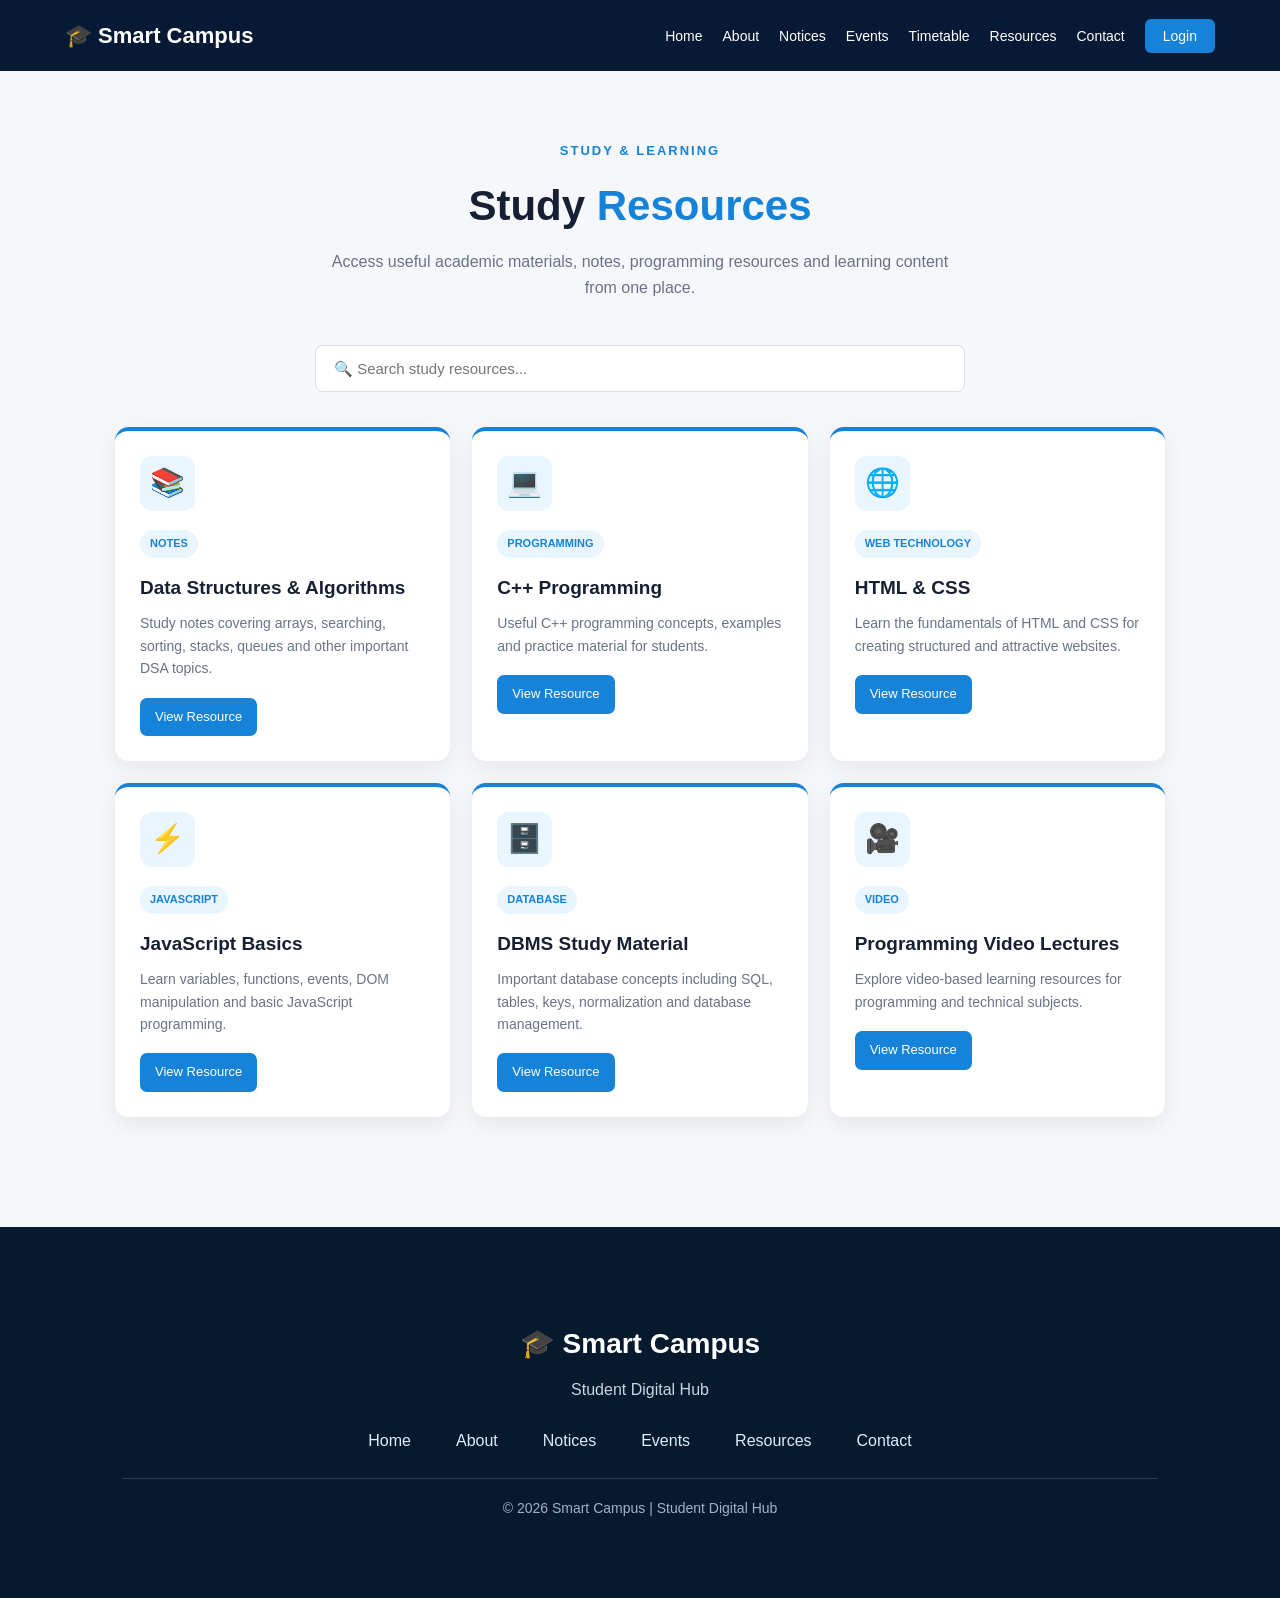
<file: Smart Campus/pages/resources.html>
<!DOCTYPE html>
<html lang="en">

<head>

    <meta charset="UTF-8">

    <meta name="viewport" content="width=device-width, initial-scale=1.0">

    <title>Resources - Smart Campus</title>

    <link rel="stylesheet" href="../css/style.css">

    <style>

        /* ===== RESOURCES PAGE ===== */

        .resources-page {
            max-width: 1100px;
            margin: auto;
            padding: 70px 25px;
        }

        .resources-header {
            text-align: center;
            margin-bottom: 45px;
        }

        .resources-header .small-title {
            color: #1683d8;
            font-size: 13px;
            font-weight: bold;
            letter-spacing: 2px;
        }

        .resources-header h1 {
            font-size: 42px;
            margin: 10px 0;
            color: #172033;
        }

        .resources-header h1 span {
            color: #1683d8;
        }

        .resources-header p {
            color: #697386;
            max-width: 650px;
            margin: auto;
            line-height: 1.6;
        }

        /* ===== SEARCH ===== */

        .resource-search {
            max-width: 650px;
            margin: 0 auto 35px;
        }

        .resource-search input {
            width: 100%;
            box-sizing: border-box;
            padding: 14px 18px;
            border: 1px solid #d9dee7;
            border-radius: 8px;
            outline: none;
            font-size: 15px;
        }

        .resource-search input:focus {
            border-color: #1683d8;
        }

        /* ===== RESOURCE GRID ===== */

        .resources-grid {
            display: grid;
            grid-template-columns: repeat(3, 1fr);
            gap: 22px;
        }

        .resource-card {
            background: white;
            padding: 25px;
            border-radius: 14px;
            box-shadow: 0 7px 22px rgba(0, 0, 0, 0.07);
            border-top: 4px solid #1683d8;
            transition: 0.3s;
        }

        .resource-card:hover {
            transform: translateY(-5px);
        }

        .resource-icon {
            width: 55px;
            height: 55px;
            border-radius: 12px;
            background: #e9f5ff;
            display: flex;
            align-items: center;
            justify-content: center;
            font-size: 28px;
            margin-bottom: 18px;
        }

        .resource-card h3 {
            color: #172033;
            font-size: 19px;
            margin-bottom: 9px;
        }

        .resource-card p {
            color: #697386;
            font-size: 14px;
            line-height: 1.6;
            margin-bottom: 18px;
        }

        .resource-tag {
            display: inline-block;
            background: #e9f5ff;
            color: #1683d8;
            padding: 5px 10px;
            border-radius: 15px;
            font-size: 11px;
            font-weight: bold;
            margin-bottom: 15px;
        }

        .resource-button {
            display: inline-block;
            padding: 9px 15px;
            background: #1683d8;
            color: white;
            text-decoration: none;
            border-radius: 7px;
            font-size: 13px;
        }

        .resource-button:hover {
            background: #0f6fb8;
        }

        /* ===== NO RESULT ===== */

        .resource-no-result {
            display: none;
            text-align: center;
            padding: 40px;
            color: #697386;
        }

        /* ===== RESPONSIVE ===== */

        @media (max-width: 900px) {

            .resources-grid {
                grid-template-columns: repeat(2, 1fr);
            }

        }

        @media (max-width: 600px) {

            .resources-page {
                padding: 50px 18px;
            }

            .resources-header h1 {
                font-size: 32px;
            }

            .resources-grid {
                grid-template-columns: 1fr;
            }

        }

    </style>

</head>


<body>


    <!-- ===== NAVBAR ===== -->

    <header>

        <nav class="navbar">

            <div class="logo">
                🎓 Smart Campus
            </div>

            <ul class="nav-links">

                <li>
                    <a href="../index.html">Home</a>
                </li>

                <li>
                    <a href="about.html">About</a>
                </li>

                <li>
                    <a href="notices.html">Notices</a>
                </li>

                <li>
                    <a href="events.html">Events</a>
                </li>

                <li>
                    <a href="timetable.html">Timetable</a>
                </li>

                <li>
                    <a href="resources.html">Resources</a>
                </li>

                <li>
                    <a href="feedback.html">Contact</a>
                </li>

                <li>
                    <a href="login.html" class="login-button">
                        Login
                    </a>
                </li>

            </ul>

        </nav>

    </header>


    <!-- ===== RESOURCES ===== -->

    <main class="resources-page">


        <div class="resources-header">

            <p class="small-title">
                STUDY & LEARNING
            </p>

            <h1>
                Study <span>Resources</span>
            </h1>

            <p>
                Access useful academic materials, notes,
                programming resources and learning content
                from one place.
            </p>

        </div>


        <!-- ===== SEARCH ===== -->

        <div class="resource-search">

            <input
                type="text"
                id="resourceSearch"
                placeholder="🔍 Search study resources..."
            >

        </div>


        <!-- ===== RESOURCE CARDS ===== -->

        <div
            class="resources-grid"
            id="resourcesGrid"
        >


            <!-- Resource 1 -->

            <div class="resource-card">

                <div class="resource-icon">
                    📚
                </div>

                <span class="resource-tag">
                    NOTES
                </span>

                <h3>
                    Data Structures & Algorithms
                </h3>

                <p>
                    Study notes covering arrays,
                    searching, sorting, stacks,
                    queues and other important DSA topics.
                </p>

                <a href="#" class="resource-button">
                    View Resource
                </a>

            </div>


            <!-- Resource 2 -->

            <div class="resource-card">

                <div class="resource-icon">
                    💻
                </div>

                <span class="resource-tag">
                    PROGRAMMING
                </span>

                <h3>
                    C++ Programming
                </h3>

                <p>
                    Useful C++ programming concepts,
                    examples and practice material for
                    students.
                </p>

                <a href="#" class="resource-button">
                    View Resource
                </a>

            </div>


            <!-- Resource 3 -->

            <div class="resource-card">

                <div class="resource-icon">
                    🌐
                </div>

                <span class="resource-tag">
                    WEB TECHNOLOGY
                </span>

                <h3>
                    HTML & CSS
                </h3>

                <p>
                    Learn the fundamentals of HTML and CSS
                    for creating structured and attractive
                    websites.
                </p>

                <a href="#" class="resource-button">
                    View Resource
                </a>

            </div>


            <!-- Resource 4 -->

            <div class="resource-card">

                <div class="resource-icon">
                    ⚡
                </div>

                <span class="resource-tag">
                    JAVASCRIPT
                </span>

                <h3>
                    JavaScript Basics
                </h3>

                <p>
                    Learn variables, functions, events,
                    DOM manipulation and basic JavaScript
                    programming.
                </p>

                <a href="#" class="resource-button">
                    View Resource
                </a>

            </div>


            <!-- Resource 5 -->

            <div class="resource-card">

                <div class="resource-icon">
                    🗄️
                </div>

                <span class="resource-tag">
                    DATABASE
                </span>

                <h3>
                    DBMS Study Material
                </h3>

                <p>
                    Important database concepts including
                    SQL, tables, keys, normalization and
                    database management.
                </p>

                <a href="#" class="resource-button">
                    View Resource
                </a>

            </div>


            <!-- Resource 6 -->

            <div class="resource-card">

                <div class="resource-icon">
                    🎥
                </div>

                <span class="resource-tag">
                    VIDEO
                </span>

                <h3>
                    Programming Video Lectures
                </h3>

                <p>
                    Explore video-based learning resources
                    for programming and technical subjects.
                </p>

                <a href="#" class="resource-button">
                    View Resource
                </a>

            </div>


        </div>


        <!-- ===== NO RESULT ===== -->

        <div
            class="resource-no-result"
            id="resourceNoResult"
        >

            <h3>
                No resources found
            </h3>

            <p>
                Try searching with another keyword.
            </p>

        </div>


    </main>


    <!-- ===== FOOTER ===== -->

    <footer>

        <div class="footer-content">

            <h2>
                🎓 Smart Campus
            </h2>

            <p>
                Student Digital Hub
            </p>

            <div class="footer-links">

                <a href="../index.html">
                    Home
                </a>

                <a href="about.html">
                    About
                </a>

                <a href="notices.html">
                    Notices
                </a>

                <a href="events.html">
                    Events
                </a>

                <a href="resources.html">
                    Resources
                </a>

                <a href="feedback.html">
                    Contact
                </a>

            </div>

            <p class="copyright">
                © 2026 Smart Campus | Student Digital Hub
            </p>

        </div>

    </footer>


    <!-- ===== SEARCH JAVASCRIPT ===== -->

    <script>

        const resourceSearch =
            document.getElementById("resourceSearch");

        const resourceCards =
            document.querySelectorAll(".resource-card");

        const resourceNoResult =
            document.getElementById("resourceNoResult");


        resourceSearch.addEventListener(
            "keyup",
            function () {

                const searchText =
                    resourceSearch.value
                    .toLowerCase()
                    .trim();

                let found = false;


                resourceCards.forEach(
                    function (card) {

                        const cardText =
                            card.innerText.toLowerCase();


                        if (
                            cardText.includes(searchText)
                        ) {

                            card.style.display = "block";

                            found = true;

                        } else {

                            card.style.display = "none";

                        }

                    }
                );


                if (found) {

                    resourceNoResult.style.display =
                        "none";

                } else {

                    resourceNoResult.style.display =
                        "block";

                }

            }
        );

    </script>


</body>

</html>
</file>
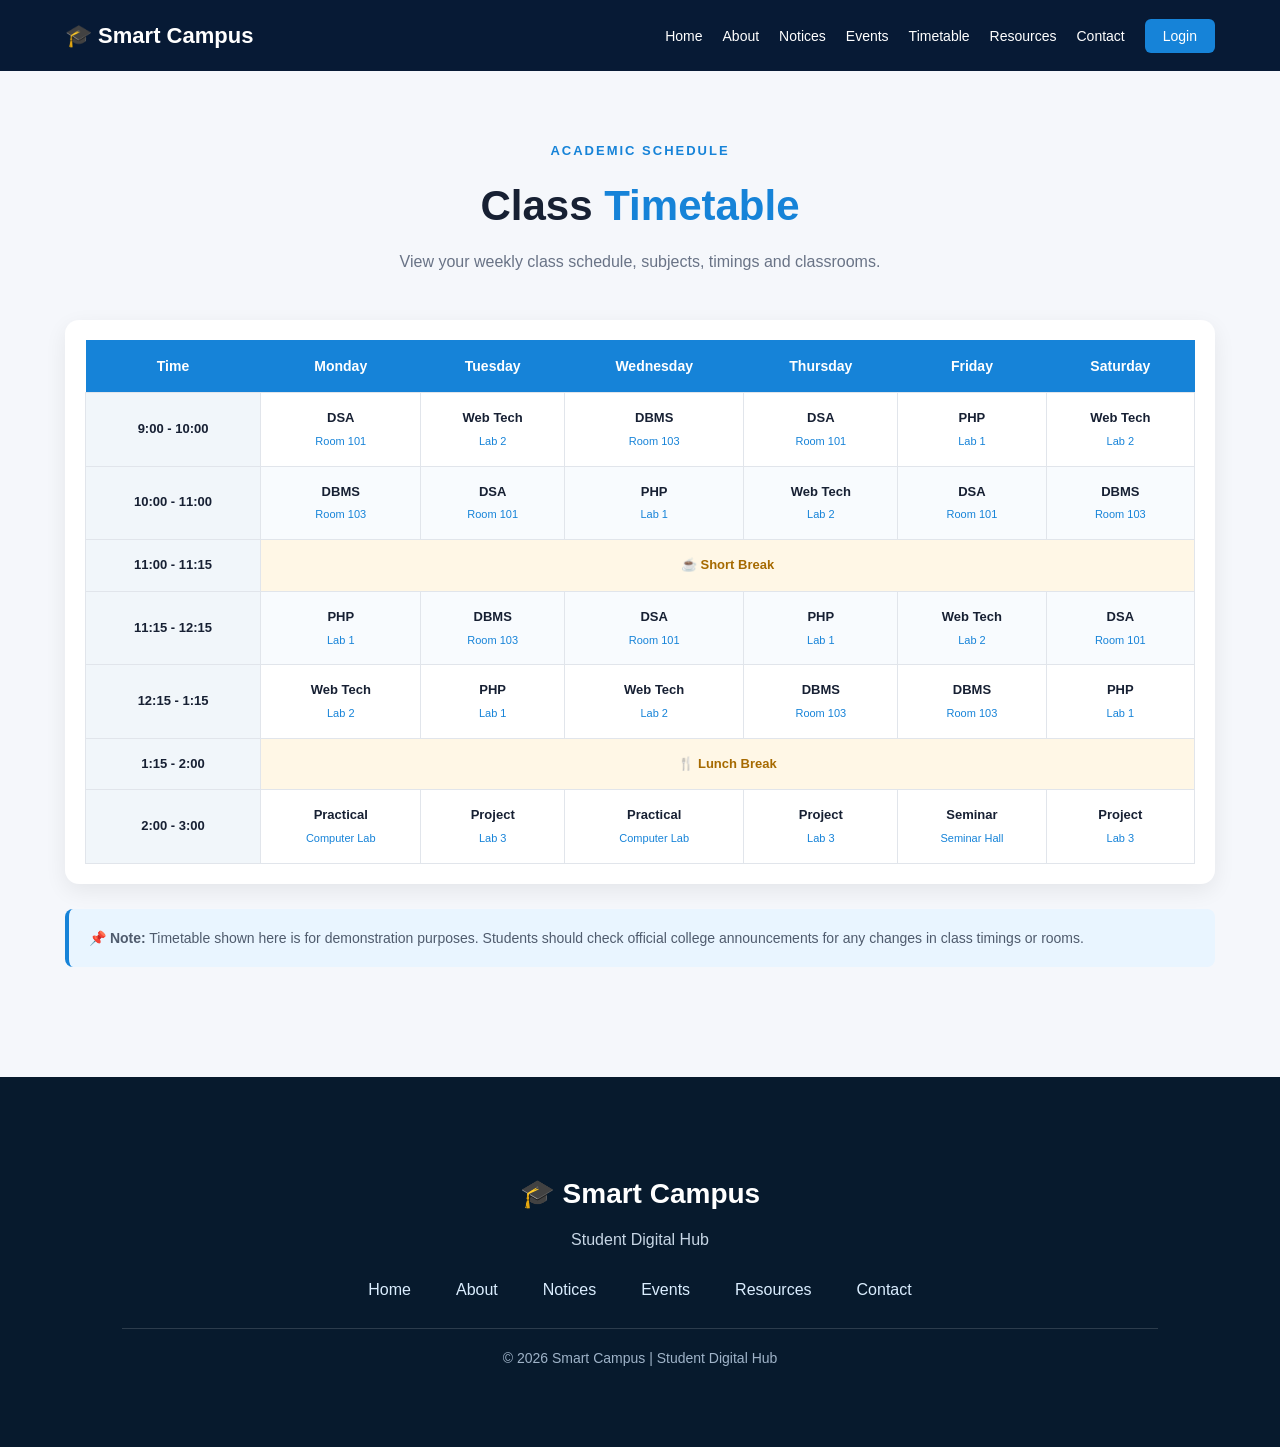
<file: Smart Campus/pages/timetable.html>
<!DOCTYPE html>
<html lang="en">

<head>

    <meta charset="UTF-8">

    <meta name="viewport" content="width=device-width, initial-scale=1.0">

    <title>Timetable - Smart Campus</title>

    <link rel="stylesheet" href="../css/style.css">

    <style>

        /* ===== TIMETABLE PAGE ===== */

        .timetable-page {
            max-width: 1200px;
            margin: auto;
            padding: 70px 25px;
        }

        .timetable-header {
            text-align: center;
            margin-bottom: 45px;
        }

        .timetable-header .small-title {
            color: #1683d8;
            font-size: 13px;
            font-weight: bold;
            letter-spacing: 2px;
        }

        .timetable-header h1 {
            font-size: 42px;
            margin: 10px 0;
            color: #172033;
        }

        .timetable-header h1 span {
            color: #1683d8;
        }

        .timetable-header p {
            color: #697386;
            line-height: 1.6;
        }

        /* ===== TABLE CONTAINER ===== */

        .table-container {
            width: 100%;
            overflow-x: auto;
            background: white;
            padding: 20px;
            border-radius: 14px;
            box-shadow: 0 7px 22px rgba(0, 0, 0, 0.07);
        }

        .timetable {
            width: 100%;
            min-width: 850px;
            border-collapse: collapse;
        }

        .timetable th {
            background: #1683d8;
            color: white;
            padding: 15px 12px;
            text-align: center;
            font-size: 14px;
        }

        .timetable td {
            border: 1px solid #e1e5eb;
            padding: 15px 10px;
            text-align: center;
            color: #4f5b6d;
            font-size: 13px;
        }

        .timetable tbody tr:nth-child(even) {
            background: #f8fbfe;
        }

        .timetable tbody tr:hover {
            background: #eef7ff;
        }

        .time {
            font-weight: bold;
            color: #172033 !important;
            background: #f1f6fa;
        }

        .break {
            background: #fff7e6 !important;
            color: #a66a00 !important;
            font-weight: bold;
        }

        .subject {
            font-weight: bold;
            color: #172033;
        }

        .room {
            display: block;
            margin-top: 4px;
            color: #1683d8;
            font-size: 11px;
        }

        /* ===== NOTE ===== */

        .timetable-note {
            margin-top: 25px;
            padding: 18px 20px;
            background: #e9f5ff;
            border-left: 4px solid #1683d8;
            border-radius: 8px;
            color: #4f5b6d;
            font-size: 14px;
            line-height: 1.6;
        }

        /* ===== MOBILE ===== */

        @media (max-width: 600px) {

            .timetable-page {
                padding: 50px 18px;
            }

            .timetable-header h1 {
                font-size: 32px;
            }

            .table-container {
                padding: 10px;
            }

        }

    </style>

</head>


<body>


    <!-- ===== NAVBAR ===== -->

    <header>

        <nav class="navbar">

            <div class="logo">
                🎓 Smart Campus
            </div>

            <ul class="nav-links">

                <li>
                    <a href="../index.html">Home</a>
                </li>

                <li>
                    <a href="about.html">About</a>
                </li>

                <li>
                    <a href="notices.html">Notices</a>
                </li>

                <li>
                    <a href="events.html">Events</a>
                </li>

                <li>
                    <a href="timetable.html">Timetable</a>
                </li>

                <li>
                    <a href="resources.html">Resources</a>
                </li>

                <li>
                    <a href="feedback.html">Contact</a>
                </li>

                <li>
                    <a href="login.html" class="login-button">
                        Login
                    </a>
                </li>

            </ul>

        </nav>

    </header>


    <!-- ===== TIMETABLE ===== -->

    <main class="timetable-page">


        <div class="timetable-header">

            <p class="small-title">
                ACADEMIC SCHEDULE
            </p>

            <h1>
                Class <span>Timetable</span>
            </h1>

            <p>
                View your weekly class schedule,
                subjects, timings and classrooms.
            </p>

        </div>


        <!-- ===== TABLE ===== -->

        <div class="table-container">

            <table class="timetable">

                <thead>

                    <tr>

                        <th>
                            Time
                        </th>

                        <th>
                            Monday
                        </th>

                        <th>
                            Tuesday
                        </th>

                        <th>
                            Wednesday
                        </th>

                        <th>
                            Thursday
                        </th>

                        <th>
                            Friday
                        </th>

                        <th>
                            Saturday
                        </th>

                    </tr>

                </thead>


                <tbody>


                    <!-- ROW 1 -->

                    <tr>

                        <td class="time">
                            9:00 - 10:00
                        </td>

                        <td>
                            <span class="subject">DSA</span>
                            <span class="room">Room 101</span>
                        </td>

                        <td>
                            <span class="subject">Web Tech</span>
                            <span class="room">Lab 2</span>
                        </td>

                        <td>
                            <span class="subject">DBMS</span>
                            <span class="room">Room 103</span>
                        </td>

                        <td>
                            <span class="subject">DSA</span>
                            <span class="room">Room 101</span>
                        </td>

                        <td>
                            <span class="subject">PHP</span>
                            <span class="room">Lab 1</span>
                        </td>

                        <td>
                            <span class="subject">Web Tech</span>
                            <span class="room">Lab 2</span>
                        </td>

                    </tr>


                    <!-- ROW 2 -->

                    <tr>

                        <td class="time">
                            10:00 - 11:00
                        </td>

                        <td>
                            <span class="subject">DBMS</span>
                            <span class="room">Room 103</span>
                        </td>

                        <td>
                            <span class="subject">DSA</span>
                            <span class="room">Room 101</span>
                        </td>

                        <td>
                            <span class="subject">PHP</span>
                            <span class="room">Lab 1</span>
                        </td>

                        <td>
                            <span class="subject">Web Tech</span>
                            <span class="room">Lab 2</span>
                        </td>

                        <td>
                            <span class="subject">DSA</span>
                            <span class="room">Room 101</span>
                        </td>

                        <td>
                            <span class="subject">DBMS</span>
                            <span class="room">Room 103</span>
                        </td>

                    </tr>


                    <!-- BREAK -->

                    <tr>

                        <td class="time">
                            11:00 - 11:15
                        </td>

                        <td colspan="6" class="break">
                            ☕ Short Break
                        </td>

                    </tr>


                    <!-- ROW 3 -->

                    <tr>

                        <td class="time">
                            11:15 - 12:15
                        </td>

                        <td>
                            <span class="subject">PHP</span>
                            <span class="room">Lab 1</span>
                        </td>

                        <td>
                            <span class="subject">DBMS</span>
                            <span class="room">Room 103</span>
                        </td>

                        <td>
                            <span class="subject">DSA</span>
                            <span class="room">Room 101</span>
                        </td>

                        <td>
                            <span class="subject">PHP</span>
                            <span class="room">Lab 1</span>
                        </td>

                        <td>
                            <span class="subject">Web Tech</span>
                            <span class="room">Lab 2</span>
                        </td>

                        <td>
                            <span class="subject">DSA</span>
                            <span class="room">Room 101</span>
                        </td>

                    </tr>


                    <!-- ROW 4 -->

                    <tr>

                        <td class="time">
                            12:15 - 1:15
                        </td>

                        <td>
                            <span class="subject">Web Tech</span>
                            <span class="room">Lab 2</span>
                        </td>

                        <td>
                            <span class="subject">PHP</span>
                            <span class="room">Lab 1</span>
                        </td>

                        <td>
                            <span class="subject">Web Tech</span>
                            <span class="room">Lab 2</span>
                        </td>

                        <td>
                            <span class="subject">DBMS</span>
                            <span class="room">Room 103</span>
                        </td>

                        <td>
                            <span class="subject">DBMS</span>
                            <span class="room">Room 103</span>
                        </td>

                        <td>
                            <span class="subject">PHP</span>
                            <span class="room">Lab 1</span>
                        </td>

                    </tr>


                    <!-- LUNCH -->

                    <tr>

                        <td class="time">
                            1:15 - 2:00
                        </td>

                        <td colspan="6" class="break">
                            🍴 Lunch Break
                        </td>

                    </tr>


                    <!-- ROW 5 -->

                    <tr>

                        <td class="time">
                            2:00 - 3:00
                        </td>

                        <td>
                            <span class="subject">Practical</span>
                            <span class="room">Computer Lab</span>
                        </td>

                        <td>
                            <span class="subject">Project</span>
                            <span class="room">Lab 3</span>
                        </td>

                        <td>
                            <span class="subject">Practical</span>
                            <span class="room">Computer Lab</span>
                        </td>

                        <td>
                            <span class="subject">Project</span>
                            <span class="room">Lab 3</span>
                        </td>

                        <td>
                            <span class="subject">Seminar</span>
                            <span class="room">Seminar Hall</span>
                        </td>

                        <td>
                            <span class="subject">Project</span>
                            <span class="room">Lab 3</span>
                        </td>

                    </tr>


                </tbody>

            </table>

        </div>


        <!-- ===== NOTE ===== -->

        <div class="timetable-note">

            <strong>📌 Note:</strong>

            Timetable shown here is for demonstration
            purposes. Students should check official
            college announcements for any changes
            in class timings or rooms.

        </div>


    </main>


    <!-- ===== FOOTER ===== -->

    <footer>

        <div class="footer-content">

            <h2>
                🎓 Smart Campus
            </h2>

            <p>
                Student Digital Hub
            </p>

            <div class="footer-links">

                <a href="../index.html">
                    Home
                </a>

                <a href="about.html">
                    About
                </a>

                <a href="notices.html">
                    Notices
                </a>

                <a href="events.html">
                    Events
                </a>

                <a href="resources.html">
                    Resources
                </a>

                <a href="feedback.html">
                    Contact
                </a>

            </div>

            <p class="copyright">
                © 2026 Smart Campus | Student Digital Hub
            </p>

        </div>

    </footer>


</body>

</html>
</file>
<file: Smart Campus/css/style.css>
/* ================= GENERAL ================= */

* {
    margin: 0;
    padding: 0;
    box-sizing: border-box;
}


html {
    scroll-behavior: smooth;
}


body {
    font-family: Arial, sans-serif;

    background: #f5f7fb;

    color: #172033;

    line-height: 1.6;
}



/* ================= NAVBAR ================= */

header {
    background: #071a35;

    position: sticky;

    top: 0;

    z-index: 1000;
}


.navbar {
    max-width: 1200px;

    margin: auto;

    padding: 18px 25px;

    display: flex;

    justify-content: space-between;

    align-items: center;
}


.logo {
    color: white;

    font-size: 22px;

    font-weight: bold;
}


.nav-links {
    display: flex;

    list-style: none;

    gap: 20px;

    align-items: center;
}


.nav-links a {
    color: white;

    text-decoration: none;

    font-size: 14px;

    transition: 0.3s;
}


.nav-links a:hover {
    color: #4fc3f7;
}


.login-button {
    background: #1683d8;

    padding: 9px 18px;

    border-radius: 6px;
}



/* ================= HERO ================= */

.hero {

    min-height: 570px;

    display: flex;

    align-items: center;

    justify-content: center;

    text-align: center;

    background:

        linear-gradient(
            rgba(7, 26, 53, 0.95),
            rgba(7, 26, 53, 0.95)
        );

    color: white;
}


.hero-content {
    max-width: 850px;

    padding: 40px 20px;
}


.welcome-text {
    color: #4fc3f7;

    font-size: 14px;

    font-weight: bold;

    letter-spacing: 3px;
}


.hero h1 {
    font-size: 58px;

    margin: 18px 0;
}


.hero h1 span {
    display: block;

    color: #4fc3f7;
}


.hero-description {
    font-size: 21px;

    color: #d5dfeb;
}


.hero-buttons {
    margin-top: 30px;
}


.primary-button,
.secondary-button {

    display: inline-block;

    text-decoration: none;

    padding: 13px 25px;

    margin: 5px;

    border-radius: 7px;

    transition: 0.3s;
}


.primary-button {
    background: #1683d8;

    color: white;
}


.secondary-button {
    border: 1px solid #4fc3f7;

    color: white;
}


.primary-button:hover,
.secondary-button:hover {

    transform: translateY(-3px);
}



/* ================= SECTION ================= */

.quick-access,
.latest-notices {

    max-width: 1200px;

    margin: auto;

    padding: 80px 25px;
}


.section-heading {

    text-align: center;

    margin-bottom: 45px;
}


.section-heading p {

    color: #1683d8;

    font-size: 13px;

    font-weight: bold;

    letter-spacing: 2px;
}


.section-heading h2 {

    font-size: 35px;

    margin-top: 5px;
}



/* ================= CARDS ================= */

.cards {

    display: grid;

    grid-template-columns:
        repeat(4, 1fr);

    gap: 25px;
}


.card {

    background: white;

    padding: 30px 25px;

    border-radius: 12px;

    box-shadow:
        0 8px 25px
        rgba(0, 0, 0, 0.07);

    transition: 0.3s;
}


.card:hover {

    transform: translateY(-8px);
}


.card-icon {

    font-size: 38px;

    margin-bottom: 15px;
}


.card h3 {

    margin-bottom: 10px;
}


.card p {

    color: #697386;

    font-size: 14px;

    margin-bottom: 20px;
}


.card a {

    color: #1683d8;

    text-decoration: none;

    font-weight: bold;
}



/* ================= NOTICES ================= */

.notice-container {

    background: white;

    padding: 10px 25px;

    border-radius: 12px;

    box-shadow:
        0 8px 25px
        rgba(0, 0, 0, 0.06);
}


.notice-card {

    display: flex;

    align-items: center;

    gap: 20px;

    padding: 22px 10px;

    border-bottom: 1px solid #e5e9ef;
}


.notice-card:last-child {

    border-bottom: none;
}


.notice-icon {

    font-size: 30px;
}


.notice-card h3 {

    font-size: 17px;
}


.notice-card p {

    color: #697386;

    font-size: 14px;
}


.new-tag,
.update-tag {

    margin-left: auto;

    padding: 5px 12px;

    border-radius: 20px;

    font-size: 12px;
}


.new-tag {

    background: #e5f5ff;

    color: #1683d8;
}


.update-tag {

    background: #eaf7ed;

    color: #238636;
}



/* ================= FOOTER ================= */

footer {

    background: #071a35;

    color: white;

    text-align: center;
}


.footer-content {

    padding: 50px 20px;
}


.footer-content h2 {

    margin-bottom: 5px;
}


.footer-content p {

    color: #aebdce;
}


.footer-links {

    margin: 25px 0;
}


.footer-links a {

    color: white;

    text-decoration: none;

    margin: 0 10px;
}


.footer-links a:hover {

    color: #4fc3f7;
}


.copyright {

    font-size: 13px;
}



/* ================= RESPONSIVE ================= */

@media (max-width: 950px) {

    .nav-links {

        gap: 10px;
    }


    .cards {

        grid-template-columns:
            repeat(2, 1fr);
    }


    .hero h1 {

        font-size: 48px;
    }

}


@media (max-width: 600px) {

    .navbar {

        flex-direction: column;

        gap: 15px;
    }


    .nav-links {

        flex-wrap: wrap;

        justify-content: center;
    }


    .cards {

        grid-template-columns: 1fr;
    }


    .hero {

        min-height: 500px;
    }


    .hero h1 {

        font-size: 36px;
    }


    .hero-description {

        font-size: 17px;
    }


    .notice-card {

        align-items: flex-start;
    }

}
/* ==========================================
   CAMPUS STATISTICS
========================================== */

.stats-section {
    padding: 60px 8%;
    text-align: center;
    background: #f8fbff;
}

.stats-section .section-title {
    margin-bottom: 35px;
}

.stats-section .section-title span {
    font-size: 30px;
}

.stats-section .section-title h2 {
    margin: 8px 0;
    color: #0b1f3a;
    font-size: 30px;
}

.stats-section .section-title p {
    color: #666;
    margin: 0;
}

.stats-container {
    display: grid;
    grid-template-columns: repeat(4, 1fr);
    gap: 22px;
    max-width: 1100px;
    margin: auto;
}

.stat-box {
    background: white;
    padding: 30px 20px;
    border-radius: 16px;
    box-shadow: 0 8px 25px rgba(0, 0, 0, 0.08);
    transition: all 0.3s ease;
    border: 1px solid #e8f1f8;
}

.stat-box:hover {
    transform: translateY(-8px);
    box-shadow: 0 15px 35px rgba(22, 131, 216, 0.18);
}

.stat-icon {
    font-size: 38px;
    margin-bottom: 10px;
}

.stat-box h3 {
    font-size: 30px;
    color: #1683d8;
    margin: 8px 0;
}

.stat-box p {
    color: #555;
    font-size: 16px;
    margin: 0;
}


/* MOBILE */
@media (max-width: 768px) {

    .stats-container {
        grid-template-columns: repeat(2, 1fr);
    }

    .stats-section {
        padding: 45px 5%;
    }

}

@media (max-width: 480px) {

    .stats-container {
        grid-template-columns: 1fr;
    }

}
/* ==========================================
   UPCOMING CAMPUS EVENTS
========================================== */

.home-events {
    padding: 65px 8%;
    text-align: center;
    background: #ffffff;
}

.home-events .section-title {
    margin-bottom: 35px;
}

.home-events .section-title span {
    font-size: 30px;
}

.home-events .section-title h2 {
    margin: 8px 0;
    color: #0b1f3a;
    font-size: 30px;
}

.home-events .section-title p {
    color: #666;
    margin: 0;
}

.home-events-container {
    max-width: 1100px;
    margin: auto;
    display: grid;
    grid-template-columns: repeat(3, 1fr);
    gap: 22px;
}

.home-event-card {
    display: flex;
    text-align: left;
    background: #f8fbff;
    border: 1px solid #e4eef7;
    border-radius: 16px;
    padding: 22px;
    gap: 18px;
    transition: all 0.3s ease;
}

.home-event-card:hover {
    transform: translateY(-7px);
    box-shadow: 0 15px 30px rgba(22, 131, 216, 0.15);
}

.event-date {
    min-width: 65px;
    height: 75px;
    background: #1683d8;
    color: white;
    border-radius: 12px;
    display: flex;
    flex-direction: column;
    align-items: center;
    justify-content: center;
}

.event-date strong {
    font-size: 27px;
    line-height: 1;
}

.event-date span {
    font-size: 13px;
    margin-top: 5px;
    font-weight: bold;
}

.event-info h3 {
    margin: 0 0 8px;
    color: #0b1f3a;
    font-size: 18px;
}

.event-info p {
    color: #666;
    font-size: 14px;
    line-height: 1.6;
    margin: 0 0 10px;
}

.event-info small {
    color: #1683d8;
    font-weight: 600;
}

.event-view-btn {
    display: inline-block;
    margin-top: 35px;
    text-decoration: none;
}


/* MOBILE */
@media (max-width: 900px) {

    .home-events-container {
        grid-template-columns: 1fr;
    }

}

@media (max-width: 480px) {

    .home-events {
        padding: 45px 5%;
    }

    .home-event-card {
        padding: 18px;
    }

}
/* ==========================================
   LATEST ANNOUNCEMENTS - HOME PAGE
========================================== */

.announcement-section {
    padding: 65px 8%;
    background: #f8fbff;
}

.announcement-section .section-title {
    text-align: center;
    margin-bottom: 35px;
}

.announcement-section .section-title p {
    color: #1683d8;
    font-weight: 700;
    margin-bottom: 6px;
    letter-spacing: 1px;
}

.announcement-section .section-title h2 {
    color: #0b1f3a;
    font-size: 30px;
    margin: 0;
}

.announcement-box {
    max-width: 1000px;
    margin: auto;
    display: flex;
    flex-direction: column;
    gap: 15px;
}

.announcement-box .notice {
    display: flex;
    align-items: center;
    gap: 18px;
    background: white;
    padding: 20px 22px;
    border-radius: 14px;
    border-left: 5px solid #1683d8;
    box-shadow: 0 6px 20px rgba(0, 0, 0, 0.07);
    transition: all 0.3s ease;
}

.announcement-box .notice:hover {
    transform: translateX(7px);
    box-shadow: 0 10px 28px rgba(22, 131, 216, 0.15);
}

.announcement-box .notice > span {
    width: 48px;
    height: 48px;
    min-width: 48px;
    display: flex;
    align-items: center;
    justify-content: center;
    background: #eaf5ff;
    border-radius: 50%;
    font-size: 23px;
}

.announcement-box .notice h3 {
    margin: 0 0 5px;
    color: #0b1f3a;
    font-size: 18px;
}

.announcement-box .notice p {
    margin: 0;
    color: #666;
    line-height: 1.5;
    font-size: 14px;
}

.announcement-box .notice small {
    margin-left: auto;
    padding: 6px 12px;
    background: #eaf5ff;
    color: #1683d8;
    border-radius: 20px;
    font-weight: 600;
    white-space: nowrap;
}


/* MOBILE */
@media (max-width: 650px) {

    .announcement-section {
        padding: 45px 5%;
    }

    .announcement-box .notice {
        align-items: flex-start;
        padding: 17px;
    }

    .announcement-box .notice small {
        margin-left: 0;
    }

}
/* ==========================================
   PREMIUM FOOTER
========================================== */

footer {
    background: #071a2d;
    color: white;
    padding: 45px 8% 20px;
    margin-top: 40px;
}

.footer-content {
    max-width: 1100px;
    margin: auto;
    text-align: center;
}

.footer-content h2 {
    margin: 0 0 10px;
    font-size: 28px;
    color: white;
}

.footer-content p {
    color: #c7d6e5;
    margin: 8px 0;
}

.footer-links {
    display: flex;
    justify-content: center;
    flex-wrap: wrap;
    gap: 25px;
    margin: 25px 0;
}

.footer-links a {
    color: #dbeeff;
    text-decoration: none;
    font-weight: 500;
    transition: all 0.3s ease;
}

.footer-links a:hover {
    color: #4fc3f7;
    transform: translateY(-2px);
}

.footer-content .copyright {
    border-top: 1px solid rgba(255, 255, 255, 0.15);
    padding-top: 18px;
    margin-top: 25px;
    font-size: 14px;
    color: #9fb3c8;
}


/* MOBILE FOOTER */

@media (max-width: 600px) {

    footer {
        padding: 35px 5% 18px;
    }

    .footer-content h2 {
        font-size: 24px;
    }

    .footer-links {
        gap: 15px;
    }

}
</file>
